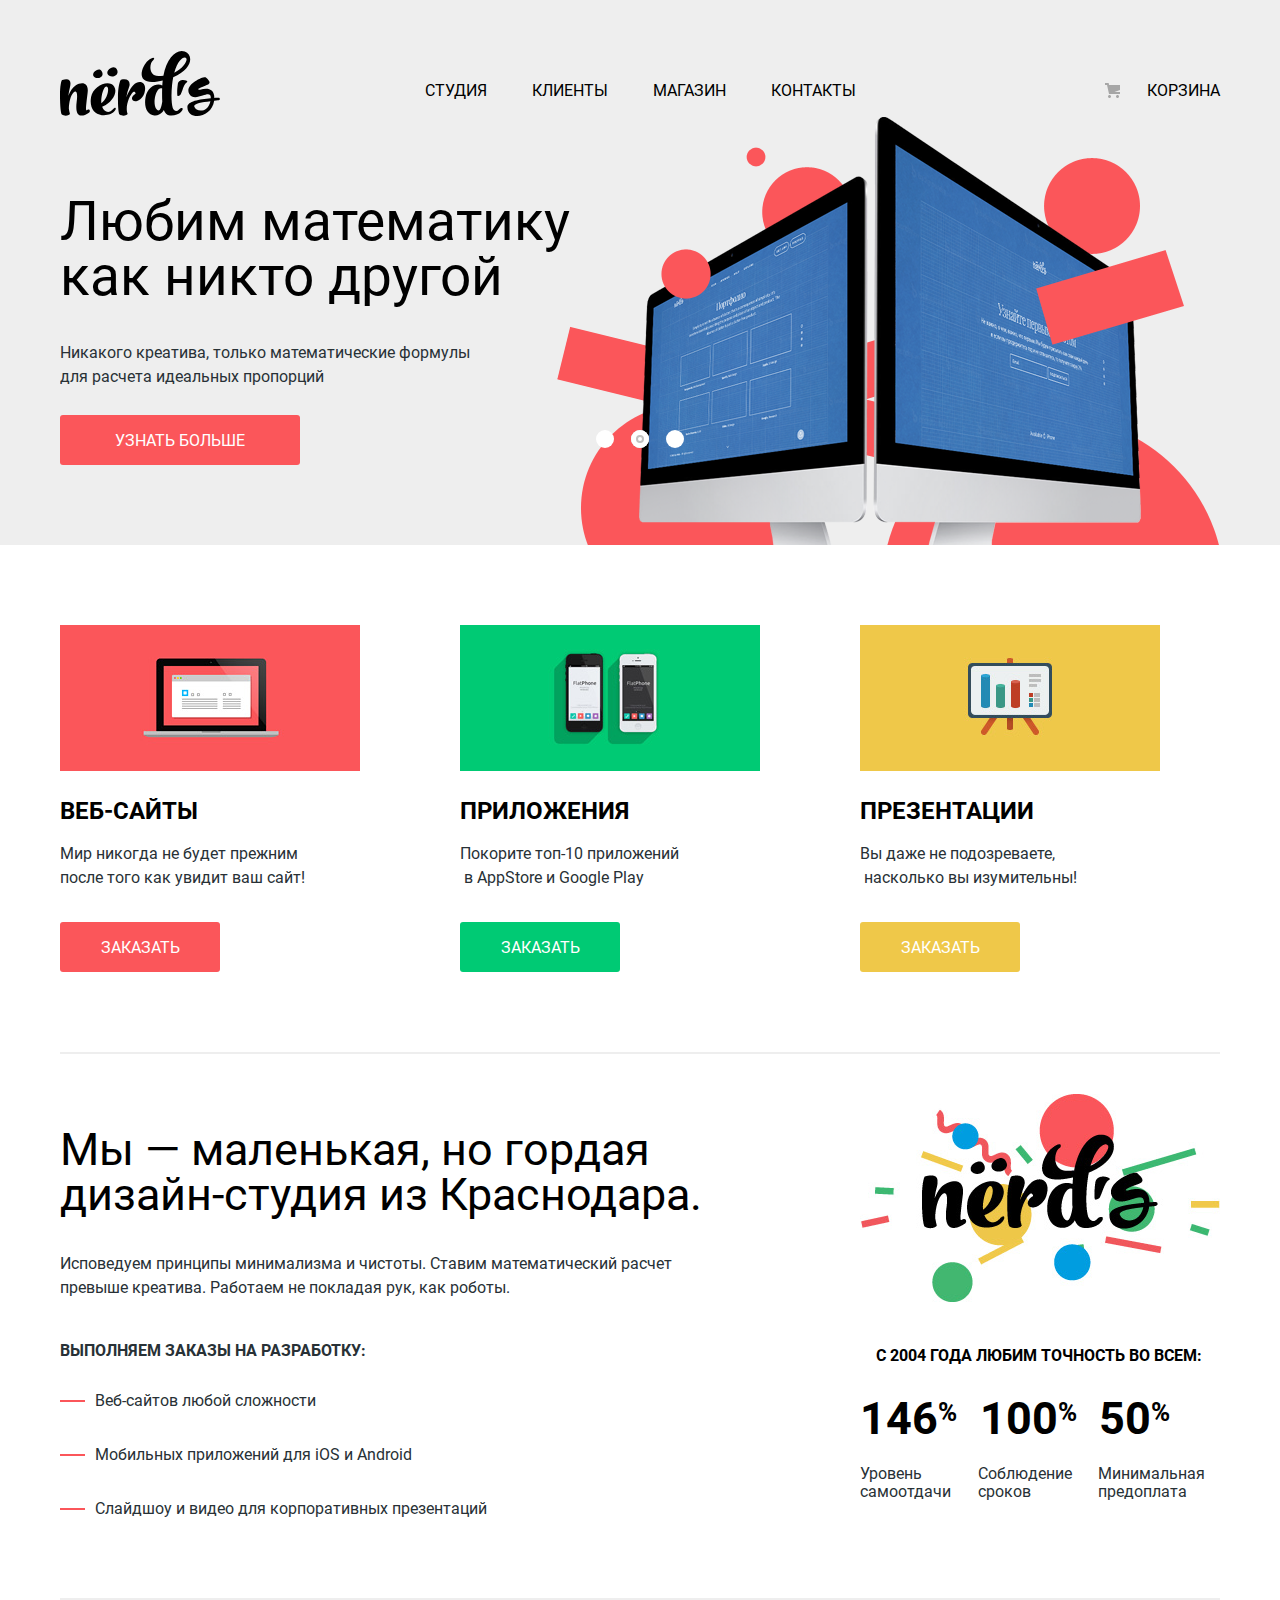
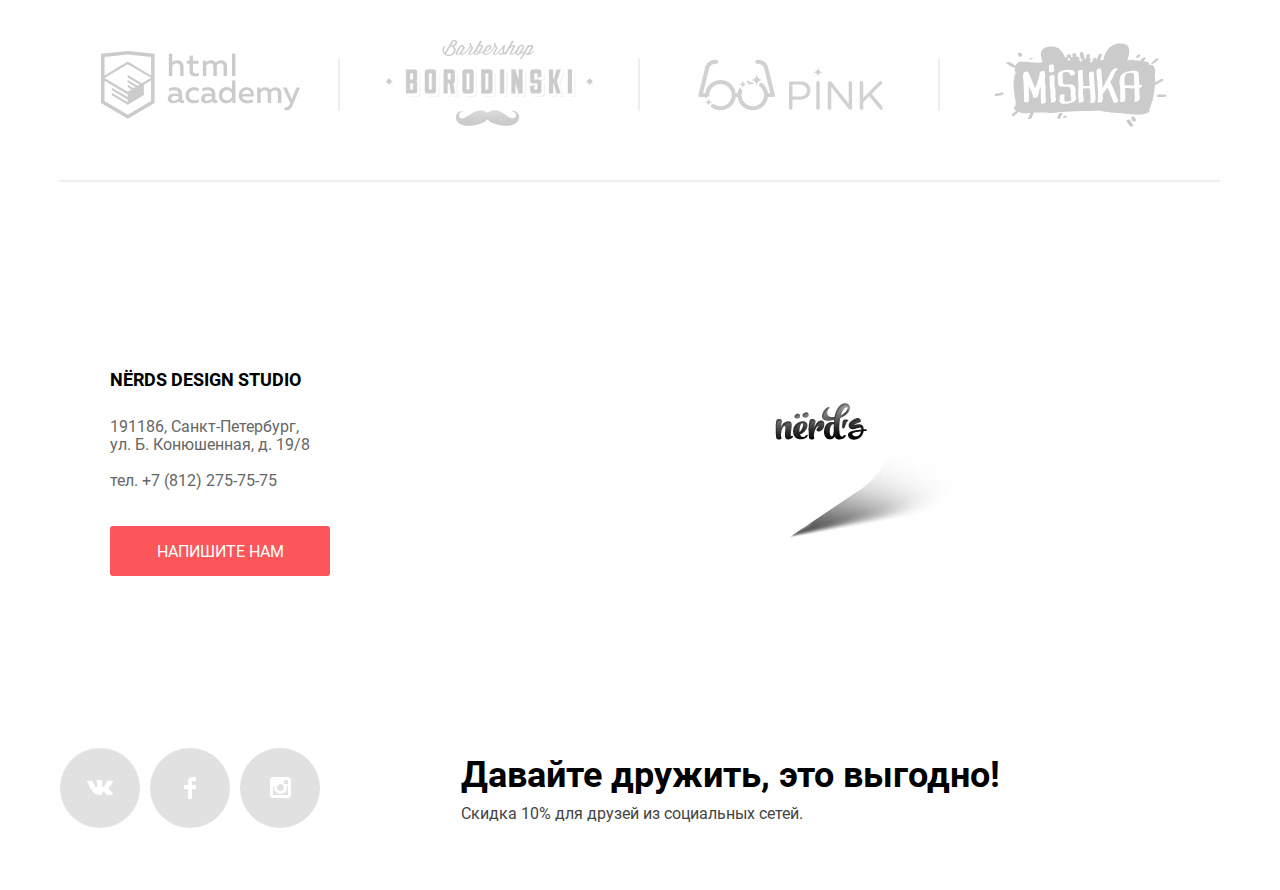
<file: index.html>
<!DOCTYPE html>
<html class="page" lang="ru">
<head>
	<meta charset="UTF-8">
	<title>Нёрдс</title>
    <link rel="icon" href="favicon.ico">
    <link rel="icon" href="img/icon.svg" type="image/svg+xml">
    <link rel="apple-touch-icon" href="img/180.png">
    <link rel="manifest" href="manifest.webmanifest">
    <link rel="stylesheet" type="text/css" href="css/normalize.css">
    <link rel="stylesheet" type="text/css" href="css/style.min.css">
</head>

<body class="main-body">

	<header class="main-header">
		<nav class="main-navigation">			
			<div class="main-navigation-wrapper">
				<a class="main-header-logo main-header-logo-current" href="index.html">	
					<img src="img/nerds-logo.svg" width="160" height="66" alt="логотип студии Нёрдс">
				</a>
				<ul class="site-navigation">
					<li class="navigation-item"><a href="blank.html">Студия</a></li>
					<li class="navigation-item"><a href="blank.html">Клиенты</a></li>
					<li class="navigation-item"><a href="catalog.html">Магазин</a></li>
					<li class="navigation-item"><a href="blank.html">Контакты</a></li>
				</ul>
				<div class="cart">
					<a href="blank.html">Корзина</a>
				</div>			
			</div>
		</nav>		
	</header>

	<main class="main-main">
	<h1 class="hide">Студия Нёрдс</h1> 

	<section class="features">
		<h2 class="hide">Преимущества</h2>

		<div class="features-list">
			<div class="features-item slide ">
				<div class="features-slogan" >Долго, дорого,<br> скрупулезно.</div>
				<div class="features-text">Математически выверенный дизайн<br>  для вашего сайта или мобильного приложения.</div>
				<a class="button features-button" href="blank.html">Узнать больше</a>
			</div>

			<div class="features-item slide slide-current">
				<div class="features-slogan">Любим математику<br>как никто другой</div>
				<div class="features-text">Никакого креатива, только математические формулы<br>для расчета идеальных пропорций</div>
				<a class="button features-button" href="blank.html">Узнать больше</a>
			</div>

			<div class="features-item slide">
				<div class="features-slogan">Только ночь<br>только хардкор</div>
				<div class="features-text">Работать днем, как все? Мы против этого.<br>Ближе к полуночи работа только начинается.</div>
				<a class="button features-button" href="blank.html">Узнать больше</a>
			</div>	

			<div class="slider-controls">
				<button type="button" aria-label="Первый слайд"></button>
				<button  class="current" type="button" aria-label="Второй слайд"></button>
				<button type="button" aria-label="Третий слайд"></button>
			</div>	
		</div>			
	</section>
	
	<div  class="container">
		<section class="services">
			<h2 class="hide">Услуги</h2>
			<div class="services-list">
				<div class="services-item">
					<h3 class="services-title">Веб-сайты</h3>
					<div class="services-text">Мир никогда не будет прежним<br>после того как увидит ваш сайт!</div>
					<a class="button button-site" href="blank.html">Заказать</a>
				</div>
				<div class="services-item">
					<h3 class="services-title">Приложения</h3>
					<div class="services-text">Покорите топ-10 приложений<br> в AppStore и Google Play</div>
					<a class="button button-application" href="blank.html">Заказать</a>
				</div>
				<div class="services-item">
					<h3 class="services-title">Презентации</h3>
					<div class="services-text">Вы даже не подозреваете,<br> насколько вы изумительны!</div>
					<a class="button button-presentation" href="blank.html">Заказать</a> 
				</div>
			</div>
		</section>

		<section class="about">
			<h2 class="hide">О нас</h2> 
			<div class="about-wrapper">
				<div class="about-left">
					<div class="about-slogan">Мы — маленькая, но гордая  дизайн-студия из Краснодара.</div>
					<div class="about-left-text" >Исповедуем принципы минимализма и чистоты. Ставим математический расчет  превыше креатива. Работаем не покладая рук, как роботы.</div>
					<div class="about-services">Выполняем заказы на разработку:</div>
					<div class="about-list">				
						<div class="about-item">Веб-сайтов любой сложности</div>
						<div class="about-item">Мобильных приложений для iOS и Android</div>
						<div class="about-item">Слайдшоу и видео для корпоративных презентаций</div>
					</div>	
				</div>

				<div class="about-right" >
					<img class="about-img" src="img/nerds-logo-color.png" width="360" height="208" alt="логотип студии Нёрдс">
					<div class="about-right-text">с 2004 года любим точность во всем:</div>
					<div class="about-stat-percent">
						<span>146<sup class="about-percent">%</sup></span>
						<span>100<sup class="about-percent">%</sup></span>
						<span>50<sup class="about-percent">%</sup></span>
					</div>
					<div class="about-stat-text">
						<span>Уровень<br>самоотдачи</span>
						<span>Соблюдение<br>сроков</span>
						<span>Минимальная<br>предоплата</span>
					</div>
				</div>	
			</div>
		</section>
		
		<section class="partners">
			<h2 class="hide">Партнеры</h2>	
			<div class="partners-list">
					<a class="partners-item" href="https://htmlacademy.ru/intensive/htmlcss">	
						<img class="partners-img academy" src="img/logo-html.svg" width="199" height="68" alt="логотип html academy">
					</a>
				
					<a class="partners-item" href="blank.html">	
						<img class="partners-img barberchop" src="img/logo-barbershop.png" width="209" height="90" alt="логотип барбершоп">
					</a>

					<a class="partners-item" href="blank.html">	
						<img class="partners-img" src="img/logo-pink.png" width="185" height="52" alt="логотип pink">
					</a>

					<a class="partners-item" href="blank.html">	
						<img class="partners-img" src="img/logo-mishka.png" width="173" height="84" alt="логотип mishka">
					</a>
			</div>	
		</section>	

	</div>
	</main>

	<footer class="main-footer">

		<section class="footer-contacts">
			<div class="contacts-map">
					<iframe class="map-widget" src="https://yandex.ru/map-widget/v1/-/CCUUMJsPPB"></iframe>
				<div class="contacts-wrapper">				
					<div class="contacts container">
						<h2 class="hide">Контакты</h2>
						<div class="contacts-name">NЁRDS DESIGN STUDIO</div>
						<div class="contacts-address">191186, Санкт-Петербург,<br>ул. Б. Конюшенная, д. 19/8<br><br>
							<a class="contacts-phone" href="tel:+78122757575">тел. +7 (812) 275-75-75</a>
						</div>
						<a class="button order-link" href="blank.html">Напишите нам</a>
					</div>

					<img class="contacts-marker" src="img/map-marker.png" width="231" height="190" alt="указатель на карте">
				</div>
			</div>
		</section>

		<section class="footer-social container">
	
				<div class="social-list">
				<a class="social-item" href="blank.html">
					<span class="hide">Вконтакте</span>
					<svg aria-hidden="true" focusable="false" width="27" height="15" viewBox="0 0 27 15" fill="none">
						<path d="M16.138 11.51C17.094 11.201 18.318 13.55 19.621 14.449C20.599 15.13 21.348 14.983 21.348 14.983L24.821 14.933C24.821 14.933 26.636 14.821 25.778 13.379C25.707 13.259 25.275 12.31 23.193 10.357C21.016 8.31404 21.311 8.64504 23.932 5.11304C25.529 2.96004 26.168 1.64504 25.968 1.08504C25.776 0.546037 24.603 0.686037 24.603 0.686037L20.69 0.713037C20.309 0.714037 19.986 0.832037 19.839 1.22804C19.836 1.23204 19.218 2.89404 18.394 4.30704C16.653 7.29604 15.958 7.45504 15.67 7.26804C15.009 6.83504 15.176 5.53104 15.176 4.60404C15.176 1.70704 15.608 0.499037 14.33 0.187037C13.903 0.0830374 13.591 0.0150374 12.502 0.00503741C11.11 -0.0159626 9.92797 0.00503743 9.25797 0.334037C8.81297 0.557037 8.47197 1.04604 8.67897 1.07404C8.93897 1.10904 9.52197 1.23404 9.83397 1.66004C10.235 2.21204 10.223 3.44904 10.223 3.44904C10.223 3.44904 10.452 6.86004 9.68297 7.28304C9.15497 7.57304 8.43297 6.98104 6.87997 4.26704C6.08697 2.87904 5.48797 1.34504 5.48797 1.34504C5.48797 1.34504 5.37197 1.06004 5.16197 0.904037C4.91197 0.719037 4.56197 0.660037 4.56197 0.660037L0.84797 0.684037C0.84797 0.684037 0.28997 0.700037 0.0849697 0.946037C-0.0970303 1.16404 0.0699697 1.61404 0.0699697 1.61404C0.0699697 1.61404 2.97897 8.49504 6.27297 11.961C9.29297 15.143 12.725 14.932 12.725 14.932H14.28C14.28 14.932 14.749 14.878 14.989 14.62C15.213 14.38 15.203 13.929 15.203 13.929C15.203 13.929 15.172 11.82 16.138 11.51Z" fill="white"/>
					</svg>
				</a>
				<a class="social-item" href="blank.html">
					<span class="hide">Фейсбук</span>
					<svg aria-hidden="true" focusable="false" width="12" height="22" viewBox="0 0 12 22" fill="none">
						<path d="M12 4V0H8C5.79086 0 4 1.79086 4 4V8H0V12H4V22H8V12H12V8H8V4H12Z" fill="white"/>
					</svg>
				</a>
				<a class="social-item" href="blank.html">
					<span class="hide">Инстаграм</span>
					<svg aria-hidden="true" focusable="false" width="21" height="21" viewBox="0 0 21 21" fill="none">
						<path fill-rule="evenodd" clip-rule="evenodd" d="M3 0H18C19.65 0 21 1.35 21 3V18C21 19.65 19.65 21 18 21H3C1.35 21 0 19.65 0 18V3C0 1.35 1.35 0 3 0ZM14 10.5C14 8.57 12.43 7 10.5 7C8.57 7 7 8.57 7 10.5C7 12.43 8.57 14 10.5 14C12.43 14 14 12.43 14 10.5ZM3 18V9H4.181C4.0626 9.49127 4.00186 9.99467 4 10.5C4 14.0899 6.91015 17 10.5 17C14.0899 17 17 14.0899 17 10.5C16.9986 9.99464 16.9379 9.49118 16.819 9H18V18H3ZM14 7H18V3H14V7Z" fill="white"/>
					</svg>
				</a>
			</div>
			<div class="footer-referal">
				<div class="referal-title">Давайте дружить, это выгодно!</div>
				<div class="referal-text">Скидка 10% для друзей из социальных сетей.</div>
			</div>
		</section>
	</footer>

	<section class=" modal modal-order">
		<h2 class="modal-title">Напишите нам</h2>
		<div class="modal-wrapper">
		<form class="order-form" action="https://echo.htmlacademy.ru" method="post" >
			<p class="order-item">
      			<label class="order-name" for="name-id">Ваше имя:</label>
      			<input id="name-id" type="text" name="name" placeholder="Имя Фамилия" >
      		</p>
      		<p class="order-item">
      			<label class="order-email" for="e-mail-id">Ваш e-mail:</label>
      			<input id="e-mail-id" type="email" name="e-mail" placeholder="email@example.com" >
      		</p>
      		<p class="order-item">
      			<label class="order-text" for="text-id">Текст письма:</label>
      			<textarea id="text-id" name="text" placeholder="В свободной форме" ></textarea>
      		</p>

      	<button class="button button-send" type="submit">Отправить</button>
      	</form>

      	<button class="modal-close" type="button" aria-label="Закрыть"></button>
		</div>
	</section>


<script src="js/order.min.js"></script>
</body>
</html>
</file>
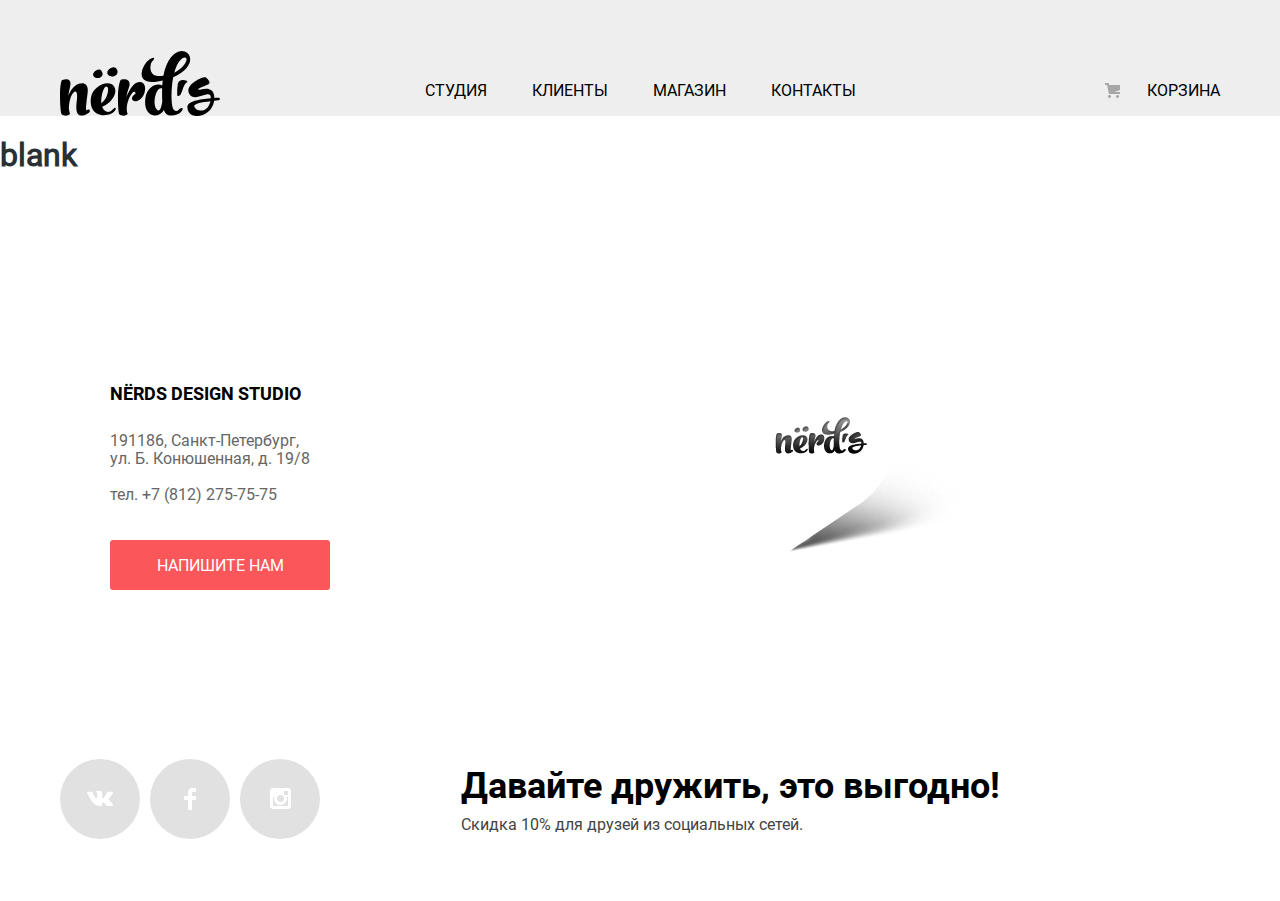
<file: blank.html>
<!DOCTYPE html>
<html class="page" lang="ru">
<head>
	<meta charset="UTF-8">
	<title>Нёрдс</title>
    <link rel="icon" href="favicon.ico">
    <link rel="icon" href="img/icon.svg" type="image/svg+xml">
    <link rel="apple-touch-icon" href="img/180.png">
    <link rel="manifest" href="manifest.webmanifest">
    <link rel="stylesheet" type="text/css" href="css/normalize.css">
    <link rel="stylesheet" type="text/css" href="css/style.css">
</head>

<body class="main-body">

	<header class="main-header">
		<nav class="main-navigation">
			<div class="main-header-bar">
			<div class="main-navigation-wrapper">
			<a class="main-header-logo" href="index.html">	
			<img src="img/nerds-logo.svg" width="160" height="66" alt="логотин студии Нёрдс">
			</a>
				<ul class="site-navigation">
					<li class="navigation-item"><a href="blank.html">Студия</a></li>
					<li class="navigation-item"><a href="blank.html">Клиенты</a></li>
					<li class="navigation-item"><a href="catalog.html">Магазин</a></li>
					<li class="navigation-item"><a href="blank.html">Контакты</a></li>
				</ul>
			
			<div class="cart">
			<a class="cart-link" href="blank.html">Корзина</a>
			</div>

			</div>
			</div>
		</nav>		
	</header>

	<main class="main-main">
		<h1>blank</h1>
	</main>

	<footer class="main-footer">

		<section class="footer-contacts">
			<div class="contacts-map">
					<iframe class="map-widget" src="https://yandex.ru/map-widget/v1/-/CCQxf0T2OD"></iframe>
				<div class="contacts-wrapper">				
					<div class="contacts container">
						<h2 class="hide">Контакты</h2>
						<div class="contacts-name">NЁRDS DESIGN STUDIO</div>
						<div class="contacts-address">191186, Санкт-Петербург,<br>ул. Б. Конюшенная, д. 19/8<br><br>
							<a class="contacts-phone" href="tel:+78122757575">тел. +7 (812) 275-75-75</a>
						</div>
						<a class="button" href="blank.html">Напишите нам</a>
					</div>

					<img class="contacts-marker" src="img/map-marker.png" width="231" height="190" alt="указатель на карте">
				</div>
			</div>
		</section>

		<section class="footer-social container">
			<!-- <ul class="social-list">
				<a href="blank.html"><li class="social-item"><img src="img/vk-icon.svg" width="26.01" height="15" alt="Вконтакте"></li></a>
				<a href="blank.html"><li class="social-item"><img src="img/fb-icon.svg" width="12" height="22" alt="Фейсбук"></li></a>
				<a href="blank.html"><li class="social-item"><img src="img/insta-icon.svg" width="21" height="21" alt="Инстаграм"></li></a>
			</ul> -->

			<div class="social-list">
				<a class="social-item" href="blank.html">
					<span class="hide">вконтакте</span>
					<svg width="27" height="15" viewBox="0 0 27 15" fill="none">
						<path d="M16.138 11.51C17.094 11.201 18.318 13.55 19.621 14.449C20.599 15.13 21.348 14.983 21.348 14.983L24.821 14.933C24.821 14.933 26.636 14.821 25.778 13.379C25.707 13.259 25.275 12.31 23.193 10.357C21.016 8.31404 21.311 8.64504 23.932 5.11304C25.529 2.96004 26.168 1.64504 25.968 1.08504C25.776 0.546037 24.603 0.686037 24.603 0.686037L20.69 0.713037C20.309 0.714037 19.986 0.832037 19.839 1.22804C19.836 1.23204 19.218 2.89404 18.394 4.30704C16.653 7.29604 15.958 7.45504 15.67 7.26804C15.009 6.83504 15.176 5.53104 15.176 4.60404C15.176 1.70704 15.608 0.499037 14.33 0.187037C13.903 0.0830374 13.591 0.0150374 12.502 0.00503741C11.11 -0.0159626 9.92797 0.00503743 9.25797 0.334037C8.81297 0.557037 8.47197 1.04604 8.67897 1.07404C8.93897 1.10904 9.52197 1.23404 9.83397 1.66004C10.235 2.21204 10.223 3.44904 10.223 3.44904C10.223 3.44904 10.452 6.86004 9.68297 7.28304C9.15497 7.57304 8.43297 6.98104 6.87997 4.26704C6.08697 2.87904 5.48797 1.34504 5.48797 1.34504C5.48797 1.34504 5.37197 1.06004 5.16197 0.904037C4.91197 0.719037 4.56197 0.660037 4.56197 0.660037L0.84797 0.684037C0.84797 0.684037 0.28997 0.700037 0.0849697 0.946037C-0.0970303 1.16404 0.0699697 1.61404 0.0699697 1.61404C0.0699697 1.61404 2.97897 8.49504 6.27297 11.961C9.29297 15.143 12.725 14.932 12.725 14.932H14.28C14.28 14.932 14.749 14.878 14.989 14.62C15.213 14.38 15.203 13.929 15.203 13.929C15.203 13.929 15.172 11.82 16.138 11.51Z" fill="white"/>
					</svg>
				</a>
				<a class="social-item" href="blank.html">
					<span class="hide">фейсбук</span>
					<svg width="12" height="22" viewBox="0 0 12 22" fill="none">
						<path d="M12 4V0H8C5.79086 0 4 1.79086 4 4V8H0V12H4V22H8V12H12V8H8V4H12Z" fill="white"/>
					</svg>
				</a>
				<a class="social-item" href="blank.html">
					<span class="hide">инстаграм</span>
					<svg width="21" height="21" viewBox="0 0 21 21" fill="none">
						<path fill-rule="evenodd" clip-rule="evenodd" d="M3 0H18C19.65 0 21 1.35 21 3V18C21 19.65 19.65 21 18 21H3C1.35 21 0 19.65 0 18V3C0 1.35 1.35 0 3 0ZM14 10.5C14 8.57 12.43 7 10.5 7C8.57 7 7 8.57 7 10.5C7 12.43 8.57 14 10.5 14C12.43 14 14 12.43 14 10.5ZM3 18V9H4.181C4.0626 9.49127 4.00186 9.99467 4 10.5C4 14.0899 6.91015 17 10.5 17C14.0899 17 17 14.0899 17 10.5C16.9986 9.99464 16.9379 9.49118 16.819 9H18V18H3ZM14 7H18V3H14V7Z" fill="white"/>
					</svg>
				</a>
			</div>
			<div class="footer-referal">
				<div class="referal-title">Давайте дружить, это выгодно!</div>
				<div class="referal-text">Скидка 10% для друзей из социальных сетей.</div>
			</div>
		</section>
	</footer>

</body>
</html>
</file>
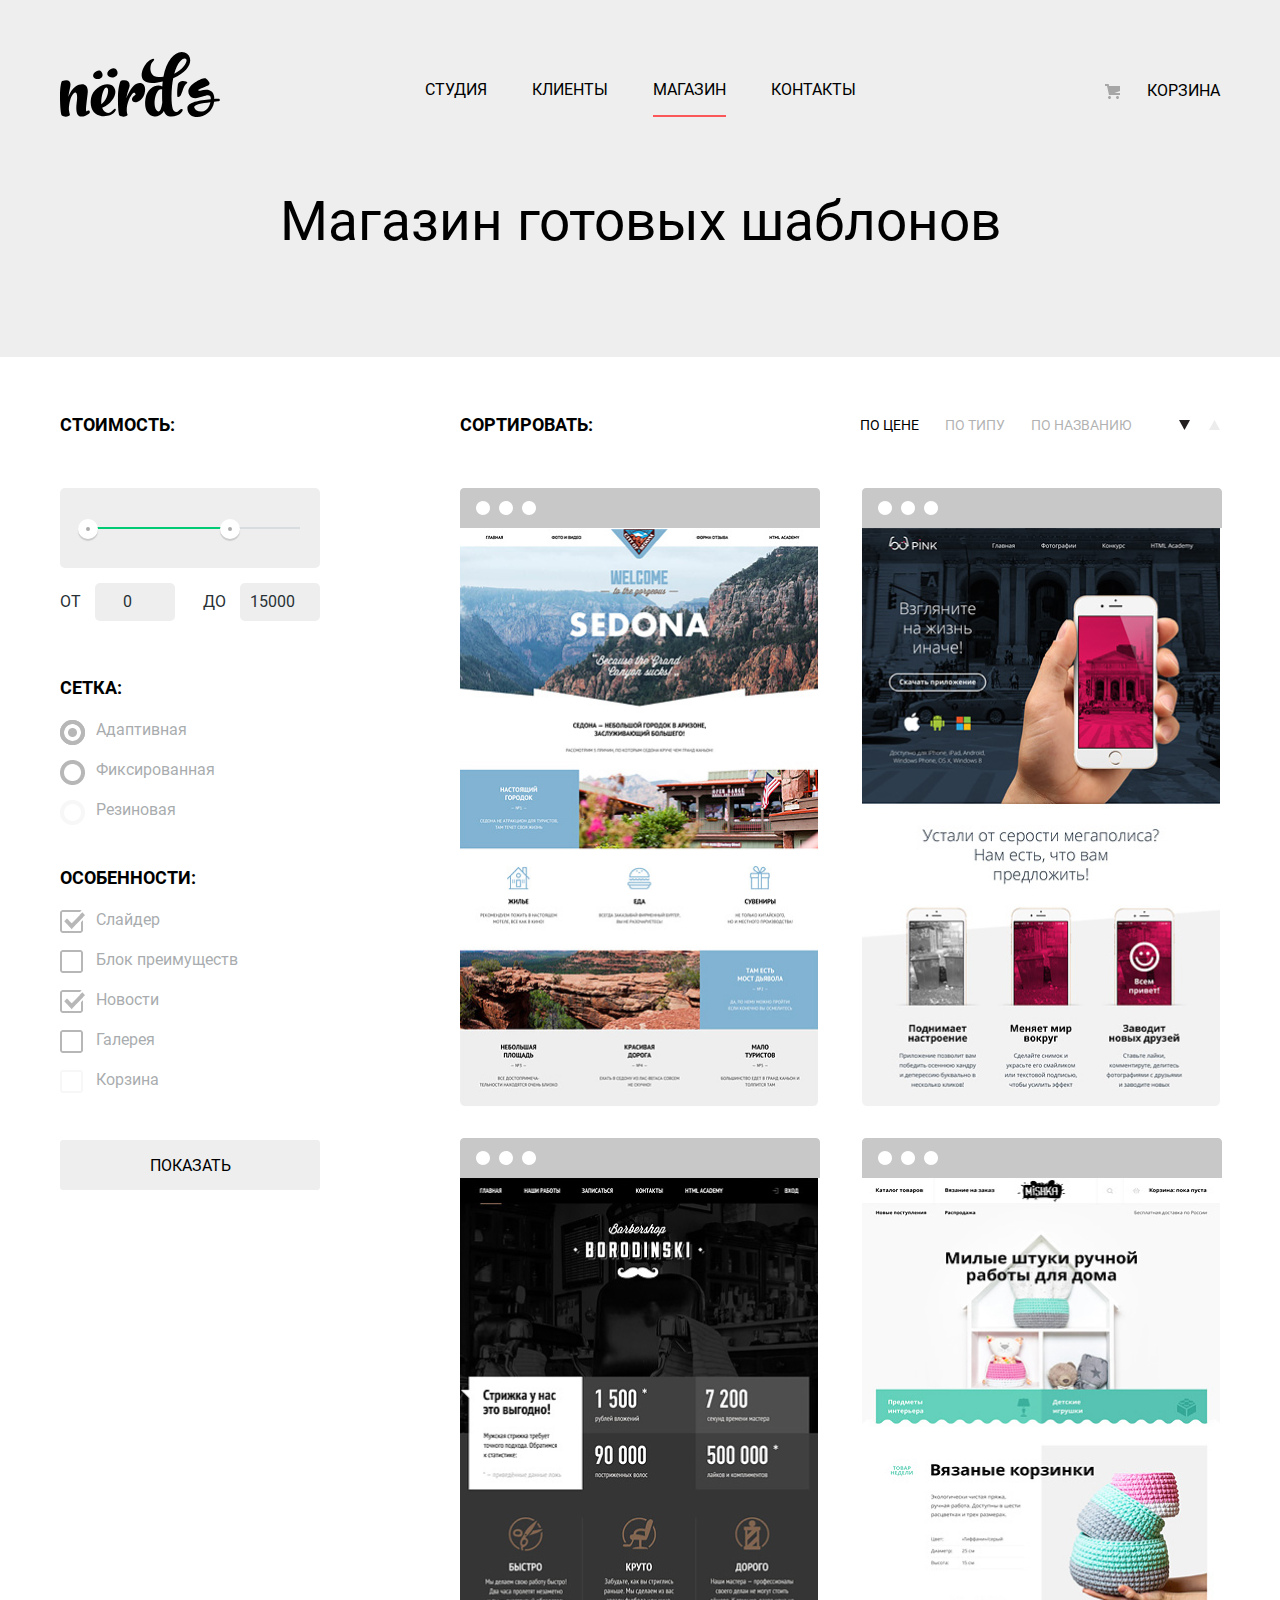
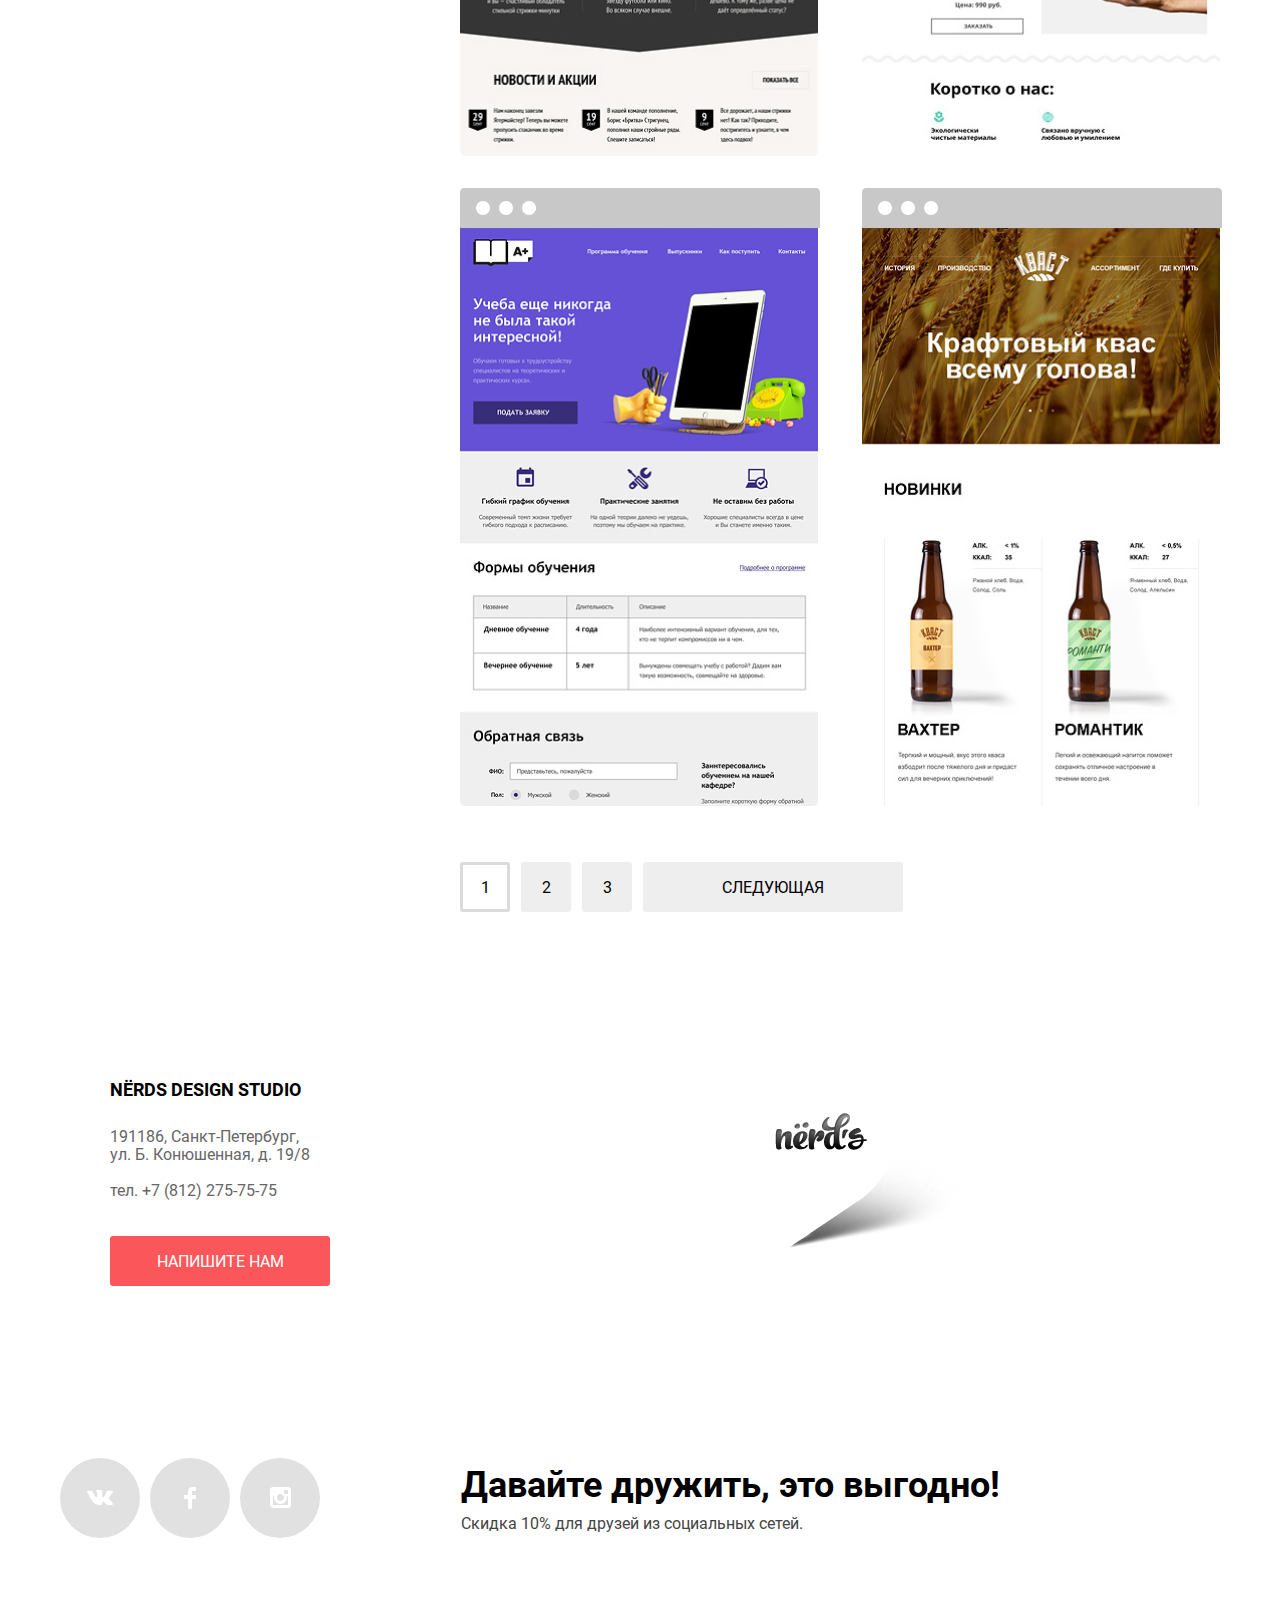
<file: catalog.html>
<!DOCTYPE html>
<html class="page" lang="ru">
<head>
	<meta charset="UTF-8">
	<title>Нёрдс</title>
    <link rel="icon" href="favicon.ico">
    <link rel="icon" href="img/icon.svg" type="image/svg+xml">
    <link rel="apple-touch-icon" href="img/180.png">
    <link rel="manifest" href="manifest.webmanifest">
    <link rel="stylesheet" type="text/css" href="css/normalize.css">
    <link rel="stylesheet" type="text/css" href="css/style.min.css">
</head>

<body class="main-body">

	<header class="main-header">
		<nav class="main-navigation">			
			<div class="main-navigation-wrapper">
				<a class="main-header-logo" href="index.html">	
					<img src="img/nerds-logo.svg" width="160" height="66" alt="логотип студии Нёрдс">
				</a>
				<ul class="site-navigation">
					<li class="navigation-item"><a href="blank.html">Студия</a></li>
					<li class="navigation-item"><a href="blank.html">Клиенты</a></li>
					<li class="navigation-item"><a class="active" href="catalog.html">Магазин</a></li>
					<li class="navigation-item"><a href="blank.html">Контакты</a></li>
				</ul>
				<div class="cart">
					<a href="blank.html">Корзина</a>
				</div>			
			</div>
		</nav>		
	</header>

	<main class="main-catalog ">
		
		<div class="catalog-title-wrapper">
			<h1 class="catalog-title">Магазин готовых шаблонов</h1>
		</div>
		
		<div class="page-catalog container">
		<section class="filters ">
			<h2 class="hide">Фильтр</h2>

	   		<form class="filter" method="get" action="https://echo.htmlacademy.ru" target="_blank">
      			<fieldset class="filter-item ">
      				<legend class="price-title">Стоимость:</legend>
      				<div class="price-filter">
      					<div class="range-controls">
      						<div class="scale">
              					<div class="bar"></div>
            				</div>
            				<div class="toggle toggle-min"></div>
            				<div class="toggle toggle-max"></div>
            			
            			</div>
      					<div class="price-controls">
      						<label class="min-price">
              					от <input type="number" name="min-price" tabindex="0" value="0">
            				</label>
            				<label class="max-price">
              					до <input type="number" name="max-price" tabindex="0" value="15000">
            				</label>
      					</div>	
      				</div>
      			</fieldset>

      			<fieldset class="filter-item grid">
        			<legend class="grid-title">Сетка:</legend>
        				<ul class="grid-list">
        					<li class="grid-item">
        						<input class="grid-item-input hide" type="radio" name="setka-group" value="adaptive" id="filter-adaptive" checked>
            					<label for="filter-adaptive">Адаптивная</label>
        					</li>
        					<li class="grid-item">
        						<input class="grid-item-input hide" type="radio" name="setka-group" value="fixed" id="filter-fixed">
            					<label for="filter-fixed">Фиксированная</label>
        					</li>
        					<li class="grid-item">
        						<input class="grid-item-input hide" type="radio" name="setka-group" value="rubber" id="filter-rubber" disabled>
            					<label for="filter-rubber">Резиновая</label>
        				</ul>
     			 </fieldset>

     			 <fieldset class="filter-item property">
        			<legend class="property-title">Особенности:</legend>
        				<ul class="property-list">
        					<li class="property-item">        						
        						<input class="property-item-input hide" type="checkbox" name="slaider" id="filter-slaider" checked>
        						<label for="filter-slaider">Слайдер</label>
            				</li>
        					<li class="property-item">
        						<input class="property-item-input hide" type="checkbox" name="block" id="filter-block">
        						<label for="filter-block">Блок преимуществ</label>
        					</li>
        					<li class="property-item">
        						<input class="property-item-input hide" type="checkbox" name="news" id="filter-news" checked>
        						<label for="filter-news">Новости</label>
        					</li>
        					<li class="property-item">
        						<input class="property-item-input hide" type="checkbox" name="gallery" id="filter-gallery">
        						<label for="filter-gallery">Галерея</label>
        					</li>
        					<li class="property-item">
        						<input class="property-item-input hide" type="checkbox" name="basket" id="filter-basket" disabled>
        						<label for="filter-basket">Корзина</label>
        				</ul>
     			</fieldset>

     			<button class="button-show button" type="submit">Показать</button>
    		</form>			
		</section>			

		<section class="catalog ">

			<section class="sorting">
			<h2 class="hide">Сортировка</h2>
			<p class="sorting-title">Сортировать:</p> 
				<ul class="sorting-list">
					<li class="sorting-item sort-active">По цене</li>
					<li class="sorting-item">По типу</li>
					<li class="sorting-item">По названию</li>
				</ul>
				<div class="sorting-button-wrapper">
					<a class="sorting-button sort-active">
						<span class="hide">Сортировка от большего к меньшему</span>
						<svg width="11" height="10" viewBox="0 0 11 10" fill="none">
							<path d="M5.5 10L0 0H11" fill="#A6A6A6"/>
						</svg>
					</a>
					<a class="sorting-button">
						<span class="hide">Сортировка от меньше к большему</span>
						<svg width="11" height="10" viewBox="0 0 11 10" fill="none">
							<path d="M5.5 0L0 10H11L5.5 0Z" fill="#A6A6A6"/>
						</svg>
					</a>
				</div>
			</section>

			<h2 class="hide">Список шаблонов</h2>

			<ul class="catalog-list">
				<li class="catalog-item">
					<span class="catalog-img-top"></span>
					<img class="catalog-img" src="img/sedona.jpg" width="358" height="578" alt="шаблон сайта Sedona">
					<div class="catalog-item-info">
						<a class="catalog-item-name" href="blank.html">Sedona</a>
						<div class="catalog-item-text">Информационный сайт<br>для туристов</div>
						<a class="catalog-item-price button" href="blank.html">9 900 &#8381;</a>						
					</div>
				</li>
				<li class="catalog-item">
					<span class="catalog-img-top"></span>
					<img class="catalog-img" src="img/pink.jpg" width="358" height="578" alt="шаблон сайта Pink App">
					<div class="catalog-item-info">
						<a class="catalog-item-name" href="blank.html">Pink App</a>
						<div class="catalog-item-text">Продуктовый лендинг <br>приложения для iOS и Android</div>
						<a class="catalog-item-price button" href="blank.html">9 900 &#8381;</a>						
					</div>
				</li>
				<li class="catalog-item">
					<span class="catalog-img-top"></span>
					<img class="catalog-img" src="img/barbershop.jpg" width="358" height="578" alt="шаблон сайта Barbershop">
					<div class="catalog-item-info">
						<a class="catalog-item-name" href="blank.html">Barbershop</a>
						<div class="catalog-item-text">Сайт салона красоты. <br>Для мужчин, да.</div>
						<a class="catalog-item-price button" href="blank.html">9 900 &#8381;</a>						
					</div>
				</li>
				<li class="catalog-item">					
					<span class="catalog-img-top"></span>
					<img class="catalog-img" src="img/mishka.jpg" width="358" height="578" alt="шаблон сайта MISHKA">
					<div class="catalog-item-info">
						<a class="catalog-item-name" href="blank.html">MISHKA</a>
						<div class="catalog-item-text">Интернет-магазин<br>вязаных игрушек</div>
						<a class="catalog-item-price button" href="blank.html">9 900 &#8381;</a>						
					</div>
				</li>
				<li class="catalog-item">
					<span class="catalog-img-top"></span>				
					<img class="catalog-img" src="img/aplus.jpg" width="358" height="578" alt="шаблон сайта A Plus">
					<div class="catalog-item-info">
						<a class="catalog-item-name" href="blank.html">A Plus</a>
						<div class="catalog-item-text">Лендинг курсов повышения<br>квалификации</div>
						<a class="catalog-item-price button" href="blank.html">9 900 &#8381;</a>						
					</div>
				</li>
				<li class="catalog-item">
					<span class="catalog-img-top"></span>				
					<img class="catalog-img" src="img/kvast.jpg" width="358" height="578" alt="шаблон сайта КВАСТ">
					<div class="catalog-item-info">
						<a class="catalog-item-name" href="blank.html">КВАСТ</a>
						<div class="catalog-item-text">Промо-сайт производителя <br>крафтового кваса</div>
						<a class="catalog-item-price button" href="blank.html">9 900 &#8381;</a>						
					</div>
				</li>
			</ul>
			<div class="pagination">
				<ul class="pagination-list">
					<li class="pagination-item pagination-item-current">
						<a href="blank.html">1</a>
					</li>
					<li class="pagination-item">
						<a href="blank.html">2</a>
					</li>
					<li class="pagination-item">
						<a href="blank.html">3</a>
					</li>
					<li class="pagination-item">	
						<a href="blank.html">Следующая</a>
					</li>
				</ul>
			</div>
		</section>
	</div>
	</main>

	<footer class="main-footer">

		<section class="footer-contacts">
			<div class="contacts-map">
					<iframe class="map-widget" src="https://yandex.ru/map-widget/v1/-/CCUUMJsPPB"></iframe>
				<div class="contacts-wrapper">				
					<div class="contacts container">
						<h2 class="hide">Контакты</h2>
						<div class="contacts-name">NЁRDS DESIGN STUDIO</div>
						<div class="contacts-address">191186, Санкт-Петербург,<br>ул. Б. Конюшенная, д. 19/8<br><br>
							<a class="contacts-phone" href="tel:+78122757575">тел. +7 (812) 275-75-75</a>
						</div>
						<a class="button order-link" href="blank.html">Напишите нам</a>
					</div>
					<img class="contacts-marker" src="img/map-marker.png" width="231" height="190" alt="указатель на карте">
				</div>
			</div>
		</section>

		<section class="footer-social container">
	
				<div class="social-list">
				<a class="social-item" href="blank.html">
					<span class="hide">в контакте</span>
					<svg aria-hidden="true" focusable="false" width="27" height="15" viewBox="0 0 27 15" fill="none">
						<path d="M16.138 11.51C17.094 11.201 18.318 13.55 19.621 14.449C20.599 15.13 21.348 14.983 21.348 14.983L24.821 14.933C24.821 14.933 26.636 14.821 25.778 13.379C25.707 13.259 25.275 12.31 23.193 10.357C21.016 8.31404 21.311 8.64504 23.932 5.11304C25.529 2.96004 26.168 1.64504 25.968 1.08504C25.776 0.546037 24.603 0.686037 24.603 0.686037L20.69 0.713037C20.309 0.714037 19.986 0.832037 19.839 1.22804C19.836 1.23204 19.218 2.89404 18.394 4.30704C16.653 7.29604 15.958 7.45504 15.67 7.26804C15.009 6.83504 15.176 5.53104 15.176 4.60404C15.176 1.70704 15.608 0.499037 14.33 0.187037C13.903 0.0830374 13.591 0.0150374 12.502 0.00503741C11.11 -0.0159626 9.92797 0.00503743 9.25797 0.334037C8.81297 0.557037 8.47197 1.04604 8.67897 1.07404C8.93897 1.10904 9.52197 1.23404 9.83397 1.66004C10.235 2.21204 10.223 3.44904 10.223 3.44904C10.223 3.44904 10.452 6.86004 9.68297 7.28304C9.15497 7.57304 8.43297 6.98104 6.87997 4.26704C6.08697 2.87904 5.48797 1.34504 5.48797 1.34504C5.48797 1.34504 5.37197 1.06004 5.16197 0.904037C4.91197 0.719037 4.56197 0.660037 4.56197 0.660037L0.84797 0.684037C0.84797 0.684037 0.28997 0.700037 0.0849697 0.946037C-0.0970303 1.16404 0.0699697 1.61404 0.0699697 1.61404C0.0699697 1.61404 2.97897 8.49504 6.27297 11.961C9.29297 15.143 12.725 14.932 12.725 14.932H14.28C14.28 14.932 14.749 14.878 14.989 14.62C15.213 14.38 15.203 13.929 15.203 13.929C15.203 13.929 15.172 11.82 16.138 11.51Z" fill="white"/>
					</svg>
				</a>
				<a class="social-item" href="blank.html">
					<span class="hide">фейсбук</span>
					<svg aria-hidden="true" focusable="false" width="12" height="22" viewBox="0 0 12 22" fill="none">
						<path d="M12 4V0H8C5.79086 0 4 1.79086 4 4V8H0V12H4V22H8V12H12V8H8V4H12Z" fill="white"/>
					</svg>
				</a>
				<a class="social-item" href="blank.html">
					<span class="hide">инстаграм</span>
					<svg aria-hidden="true" focusable="false" width="21" height="21" viewBox="0 0 21 21" fill="none">
						<path fill-rule="evenodd" clip-rule="evenodd" d="M3 0H18C19.65 0 21 1.35 21 3V18C21 19.65 19.65 21 18 21H3C1.35 21 0 19.65 0 18V3C0 1.35 1.35 0 3 0ZM14 10.5C14 8.57 12.43 7 10.5 7C8.57 7 7 8.57 7 10.5C7 12.43 8.57 14 10.5 14C12.43 14 14 12.43 14 10.5ZM3 18V9H4.181C4.0626 9.49127 4.00186 9.99467 4 10.5C4 14.0899 6.91015 17 10.5 17C14.0899 17 17 14.0899 17 10.5C16.9986 9.99464 16.9379 9.49118 16.819 9H18V18H3ZM14 7H18V3H14V7Z" fill="white"/>
					</svg>
				</a>
			</div>
			<div class="footer-referal">
				<div class="referal-title">Давайте дружить, это выгодно!</div>
				<div class="referal-text">Скидка 10% для друзей из социальных сетей.</div>
			</div>
		</section>
	</footer>

	<section class=" modal modal-order">
		<h2 class="modal-title">Напишите нам</h2>
		<div class="modal-wrapper">
		<form class="order-form" action="https://echo.htmlacademy.ru" method="post" >
			<p class="order-item">
      			<label class="order-name" for="name-id">Ваше имя:</label>
      			<input id="name-id" type="text" name="name" placeholder="Имя Фамилия" >
      		</p>
      		<p class="order-item">
      			<label class="order-email" for="e-mail-id">Ваш e-mail:</label>
      			<input id="e-mail-id" type="email" name="e-mail" placeholder="email@example.com" >
      		</p>
      		<p class="order-item">
      			<label class="order-text" for="text-id">Текст письма:</label>
      			<textarea id="text-id" name="text" placeholder="В свободной форме" ></textarea>
      		</p>

      	<button class="button button-send" type="submit">Отправить</button>
      	</form>

      	<button class="modal-close" type="button" aria-label="закрыть"></button>
		</div>
	</section>


<script src="js/order.min.js"></script>
</body>
</html>
</file>
<file: css/style.css>
/* Fonts */
@font-face{
	font-family: "Roboto"; 	
	font-weight: 400;
	font-style: normal;
	src: url("../fonts/roboto.woff2") format("woff2"),
		 url("../fonts/roboto.woff") format("woff");
}
@font-face{
	font-family: "Roboto-Medium"; 	
	font-weight: medium; /* 500 */
	font-style: normal;
	src: url("../fonts/robotomedium.woff2") format("woff2"),
		 url("../fonts/robotomedium.woff") format("woff");
}
@font-face{
	font-family: "Roboto-Bold"; /* 700 */
	font-weight: bold; 
	src: url("../fonts/robotobold.woff2") format("woff2"),
		 url("../fonts/robotobold.woff") format("woff");
}

/* Variables */ 

:root {
  --basic-black: #000000;
  --basic-white: #FFFFFF;  
  --basic-grey: #EEEEEE;
  --basic-dark-grey: #DBDBDB;
  --basic-grey-show: #DFDFDF;
  --basic-grey-click: #D5D5D5;
  --basic-grey-slide: #C1C1C1;
  --basic-grey-sort: #231F20;

  --basic-red: #FB565A;
  --basic-red-select: #E74246;
  --basic-red-click: #D7373B;

  --basic-green: #00CA74;
  --basic-green-select: #00BC6C;
  --basic-green-click: #00AA62;

  --basic-yellow: #EFC849;
  --basic-yellow-select: #EAB534;
  --basic-yellow-click: #E5A722;

  --basic-text: #283136;

  --basic-input: #4D4D4D;

  --basic-address: #666666;
  --basic-referal: #444444;
  --basic-social: #E1E1E1;

  --basic-range: #D7DCDF;
  --basic-range-center: #ABABAB;

  --basic-border-modal: #D7DCDE;
  --basic-border-modal-click: #B4B9BB;
}

/* Global */

.main-body{
	font-family: "Roboto", Arial, sans-serif;
	font-size: 16px;
	line-height: 24px;
	color: var(--basic-text);
	min-height: 100%;
	display: grid;
	grid-template-rows: min-content 1fr min-content;
	align-content: start;
}

a{
	text-decoration: none;	
	color: var(--basic-black);
}

img{
	max-width: 100%;
	height: auto;
}

.hide{
	/*display: none;*/
	position: absolute;
	width: 1px;
  	height: 1px;
  	margin: -1px;
  	border: 0;
  	padding: 0;
  	white-space: nowrap;
  	clip-path: inset(100%);
  	clip: rect(0 0 0 0);
 	overflow: hidden;
 }


/*Grid*/

.page{
	height: 100%;
}

/* Main header */
.main-header {

}

/* Main navigation */
.main-navigation{ 
	font-size: 16px;
	line-height: 30px;
	font-weight: 500;
	text-transform: uppercase;
	color: var(--basic-black);
	background-color: var(--basic-grey);	
	display: flex;
	flex-direction: column;
	align-items: center;
	padding-top: 50px;
}  

.main-header-logo{
	width: 160px;
	height: 66px;
}

.main-header-logo img:hover{
	opacity: .7;
}
.main-header-logo img:active{
	opacity: .3;
}

.main-header-logo-current img:hover,
.main-header-logo-current img:focus,
.main-header-logo-current img:active{
	opacity: 1;
}


.main-navigation-wrapper{	
	background-color: var(--basic-grey); 
  	width: 1160px;
  	display: flex;
  	justify-content: space-between;
	align-items: center;
}

.site-navigation{
	list-style: none;
	margin: 0;
	padding: 0;
	display: flex;
	flex-direction: row;
	flex-wrap: wrap;

}
.navigation-item{
	margin-right: 45px;
}

.navigation-item a{
	height: 50px;
	line-height: 50px;
	display: inline-block;
	vertical-align: middle;
}

.site-navigation , .cart{
	margin-top: 15px;
}

/* User navigation */
.cart{
	width: 115px;
	background-image: url(../img/cart-icon.svg);
	background-position: left;
	background-repeat: no-repeat;
	text-align: right;
}

.site-navigation a:hover, 
.cart a:hover{
	color: var(--basic-red);
}

.site-navigation a:active, 
.cart a:focus{
	color: inherit; 
	opacity: .3; 
}

/*подчеркивание активного пункта меню*/
.active{
	border-bottom: solid 2px var(--basic-red);
}

.active , .site-navigation a:hover,
.active , .site-navigation a:focus,
.active , .site-navigation a:active{
	color: var(--basic-black);
	opacity: 1;
}


/*Container*/
.container{
	margin: 0 auto;
  	width: 1160px;

}

/* Features*/
.features{
	background-color: var(--basic-grey);
	position: relative;
}

.features-list{	
	width: 1160px;
	margin: 0 auto;
}
.features-item{
	height: 429px;
	position: relative;
	background-position: top right;
	background-repeat: no-repeat;
}
.features-item:nth-child(1){
	background-image: url(../img/features-slide1.png);
}
.features-item:nth-child(2){
	background-image: url(../img/features-slide2.png);
}
.features-item:nth-child(3){
	background-image: url(../img/features-slide3.png);
}

.features-text{
	position: absolute;
	top: 225px;	
	line-height: 24px;

	width: 416px;
	height: 50px;
	overflow: scroll;
}

.features-slogan{
	color: var(--basic-black);
	font-weight: 500;
	font-size: 55px;
	line-height: 55px;
	padding-top: 78px;
}

.features-button{
	position: absolute;
	top: 299px;
	width: 180px;
}

.slide{
	display: none;
}

.slide-current{
  	display: block;
}

.slider-controls{
	position: absolute;
	bottom: 88px;
	left: 50%;
	margin-right: -50%;
	transform: translate(-50%, -50%);
	z-index: 20;
	display: flex;
	width: 88px;
	justify-content: space-between;
}

.slider-controls button {
	padding: 0;
	width: 18px;
	height: 18px;
	background-color: var(--basic-white);
	border: none;
	border-radius: 50%;
	cursor: pointer;
}

.slider-controls .current {
	border-radius: 50%;
	box-shadow: inset 0 0 0 5px var(--basic-white),
				inset 0 0 0 7px var(--basic-grey-slide);
}

/* Services */
.services{
	padding-bottom: 80px;
	margin-top: 80px;
	border-bottom: solid 2px var(--basic-grey);
}

.services-list{
	display: flex;
	justify-content: space-between;
	width: 1100px;
	flex-wrap: wrap;
}

.services-title{
	font-family: "Roboto-Bold", Arial, sans-serif;
	color: var(--basic-black);
	text-transform: uppercase;
	font-size: 24px;
	line-height: 30px;
	margin: 0;
	padding: 171px 0 16px;
}

.services-item{
	font-size: 16px;
	vertical-align: bottom;
	width: 300px;
	background-repeat: no-repeat;
}
.services-item:nth-child(1){
	background-image: url(../img/illustration-site.png);
}

.services-item:nth-child(2){
	background-image: url(../img/illustration-application.png);	
}

.services-item:nth-child(3){
	background-image: url(../img/illustration-presentation.png);		
}
.services-item:not(:last-child){
	margin-right: 100px;
}

.services-text{
	font-size: 16px;
	line-height: 24px;
	margin-bottom: 32px;
}


/* About */
.about-wrapper{
	display: flex;
	justify-content: space-between;
	padding-bottom: 47px;
	border-bottom: solid 2px var(--basic-grey);
}


/* левый блок*/
.about-left{
	width: 650px;
	padding-top: 73px;
}
.about-slogan{
	color: var(--basic-black);
	font-size: 45px;
	line-height: 45px;
	font-weight: 500;
	margin-bottom: 35px;
}

.about-left-text{
	font-size: 16px;
	line-height: 24px;
}
.about-services{
	font-family: "Roboto-Bold", Arial, sans-serif;
	font-size: 16px;
	line-height: 24px;
	text-transform: uppercase;
	margin: 39px 0 26px;
}

.about-list{
	position: relative;
	list-style: none;
	margin: 0 ;
	padding: 0;
}

.about-item{
	display: flex;
	align-items: center;
	vertical-align: center;
	padding-bottom: 30px;
	margin-left: 35px;
}

.about-item:before {
	content:"";
  	position: absolute;
  	left: 0px;
  	width: 25px;
  	height: 2px;
  	background-image: url(../img/marker-list.png);
}

/* правый блок*/
.about-right {
	width: 360px;
	height: 411px;
	padding-top: 40px;
}
.about-logo{
	width: 360px;
	height: 208px;
}

.about-right-text{
	font-family: "Roboto-Bold", Arial, sans-serif;
	text-transform: uppercase;
	color: var(--basic-black);
	margin-top: 35px;
	margin-bottom: 37px;
	margin-left: 16px;
}

.about-stat{
/*	width: 374px;*/
/*	display: grid;
	grid-template-columns: repeat(3, 98px);
	grid-template-rows: repeat(2, 1fr);*/
}

.about-stat-percent{
	font-family: "Roboto-Bold", Arial, sans-serif;
	color: var(--basic-black);
	font-size: 45px;
	width: 310px;
	display: flex;
	justify-content: space-between;
}

.about-percent{
	font-family: "Roboto-Bold", Arial, sans-serif;
	color: var(--basic-black);
	font-size: 26px;
	line-height: 40px;
}
.about-stat-text{
	line-height: 18px;	
	margin-top: 20px;
	width: 345px;
	display: flex;
	justify-content: space-between;
}

/* Button */
.button{
	display: inline-block;
	vertical-align: middle;
	color: var(--basic-white);
	background-color: var(--basic-red);
	font-size: 16px;
	line-height: 18px;
	text-transform: uppercase;
	padding: 17px 30px 15px;
	text-align: center;
  	border: none;
  	border-radius: 3px;

}
.button:hover{
	background-color: var(--basic-red-select);
}
.button:active{
	background-color: var(--basic-red-click);
	color: rgba(255,255,255,0.3);
}


.button-site{
	width: 100px;
}

/* кнопка заказать приложение*/
.button-application{
	background-color: var(--basic-green);
	width: 100px;
}
.button-application:hover{
	background-color: var(--basic-green-select);
}
.button-application:active{
	background-color: var(--basic-green-click);
}

/* кнопка заказать презентацию*/

.button-presentation{
	background-color: var(--basic-yellow);
	width: 100px;
}
.button-presentation:hover{
	background-color: var(--basic-yellow-select);
}
.button-presentation:active{
	background-color: var(--basic-yellow-click);
}

/* кнопка на странице каталога "показать" */
.button-show{
	background-color: var(--basic-grey);
	color: var(--basic-black);
	font-size: 16px;
	line-height: 18px;
	text-transform: uppercase;
	border: none;
	width: 100%;
	margin-top: 30px;
}

.button-show:hover{
	background-color: var(--basic-grey-show);
}

.button-show:active{
	background-color: var(--basic-grey-click);
}

/* Partners */
.partners{
	margin-top: 40px;
	/*height: 140px;*/
	padding-bottom: 50px;
	border-bottom: solid 2px var(--basic-grey);
}

.partners-list{
	display: grid;
	/*grid-template-columns: 1fr 1fr 1fr 1fr;*/
	grid-template-columns: 280px 300px 300px 280px;
	position: relative;

}

.partners-item{
  	display: flex;
  	align-items: center;
  	justify-content: space-around;
	position: relative;
	flex-wrap: wrap;
} 


.partners-img{
	opacity: .2;
}

.partners-img:hover,
.partners-img:focus{
	opacity: 1;
}
.partners-img:active{
	opacity: .1;
}

.partners-item:not(:last-child)::after{
	content:"";
  	position: absolute;
  	top: 50%;
  	right: 0;
  	margin-top: -26px;
  	width: 2px;
  	height: 52px;
  	background-color: var(--basic-grey);
}


/* КАТАЛОГ */

/* магазин готовых шаблонов*/
.catalog-title{
	background-color: var(--basic-grey);
	font-weight: 500;
	font-size: 55px;
	line-height: 55px;
	color: var(--basic-black);
	width: 1160px;
	margin: 0 auto;
	text-align: center;
}

.catalog-title-wrapper{
	background-color: var(--basic-grey);
	padding-top: 77px;
	padding-bottom: 108px;
	margin-bottom: 53px;
}

.page-catalog{

	display: grid;
	grid-template-columns: 260px 1fr;
	grid-column-gap: 140px;
}

.filter-item {
	margin: 0;
	padding: 0;
	border: none;
}

/* фильтр цена */

.price-filter {
	margin-top: 48px;
	margin-bottom: 52px;
}

.price-title{
	font-size: 18px;
	line-height: 24px;
	text-transform: uppercase;
	font-weight: 700;
	margin-top: 55px;
}

.range-controls {
	position: relative;
  	height: 41px;
  	background-color: var(--basic-grey);
  	border-radius: 5px;
    margin-bottom: 15px;
    padding-top: 39px;
    padding-right: 20px;
  	padding-left: 20px;
}

.range-controls .scale {
  	height: 2px;
  	background: var(--basic-range);
}

.range-controls .bar {
  	width:70%;
  	height: 2px;
  	background: var(--basic-green);
}
.range-controls .toggle {
	position: absolute;
  	top: 31px;
  	left: 0;
  	width: 4px;
  	height: 4px;
  	padding: 0;
  	border: 8px solid var(--basic-white);
  	background-color: var(--basic-range-center);
  	border-radius: 50%;
  	box-shadow: 0px 2px 1px rgba(0, 0, 0, 0.15); 
   	cursor: pointer;
}

.range-controls .toggle-min {
  	left: 18px;
}

.range-controls .toggle-max {
  	left: 160px;
}

.price-controls label {
  	text-transform: uppercase;
  	font-family: "Roboto", "Arial", sans-serif;
  	font-size: 16px;
}

.price-controls input {
	font-family: inherit;
	font-size: inherit;
	width: 60px;
	padding: 10px;
	margin-left: 10px;
	text-align: center;
	color: var(--basic-text);
	border: none;
	border-radius: 5px;
	background: var(--basic-grey);
}

.price-controls {
  display: flex;
  justify-content: space-between;
}

/*заголовки фильтров*/

.price-title,
.property-title,
.sorting-title,
.grid-title{
	font-family: "Roboto-Bold",Arial, sans-serif;
	font-size: 18px;
	line-height: 30px;
	color: var(--basic-black);
	text-transform: uppercase;
	margin: 0;
}
.property-title,
.grid-title{
	margin-bottom: 17px;
}

/*фильтр сетка */
.grid: {
	margin-top: 60px;
}
.grid-item,
.property-item{
	font-size: 16px;
	line-height: 20px;
	margin-bottom: 20px;
	padding-left: 36px; 
	opacity: 0.4;
}

.grid-list,
.property-list{
	list-style: none;
	padding: 0;
  	margin: 0;
}

.property-item:hover{
	opacity: 1;
}
.grid-item:hover{
	opacity: 1;
}

.filter li{
	margin-bottom: 20px;
}

input:focus + label{
	border: 2px solid blue;
	border-radius: 2px;
}

/* ЧЕКБОКС ОСОБЕННОСТИ */
.property {
	margin-top: 23px;
}
.property-item{
	position: relative;
	display: block;
	cursor: pointer;
	user-select: none;
}

.property-item-input  + label::before {
	content: "";
	position: absolute;
	left: 0px;
	top: 0;
	width: 23px;
	height: 23px;
	background-image: url("../img/checkbox-off.png");
	background-repeat: no-repeat;
	background-position: 0 0;
}

.property-item-input:checked + label::before {
	content: "";
	position: absolute;
	left: 0px;
	top: 0;
	width: 25px;
	height: 23px;
	background-image: url("../img/checkbox-on.png");
	background-repeat: no-repeat;
	background-position: 0 0;
}

.property-item .property-item-input:disabled + label::before{
	opacity: .1;	
}

/* РАДИОБАТОН СЕТКА */
.grid-item{
	position: relative;
	display: block;
	cursor: pointer;
	user-select: none;
}


.grid-item-input  + label::before {
	content: "";
	position: absolute;
	left: 0px;
	top: 0;
	width: 25px;
	height: 25px;
	background-image: url("../img/radio-off.png");
	background-repeat: no-repeat;
	background-position: 0 0;
}

.grid-item-input:checked + label::after {
	content: "";
	position: absolute;
	left: 0px;
	top: 0;
	width: 25px;
	height: 25px;
	background-image: url("../img/radio-on.png");
	background-repeat: no-repeat;
	background-position: 0 0;
}


.grid-item .grid-item-input:disabled + label::before{
	opacity: .1;
}


/* СОРТИРОВКА */
.sorting{
	display: flex;
	justify-content: space-between;
	align-items: center;
	margin-bottom: 48px;
}
.sorting-list{
	list-style: none;
	padding: 0;
	margin: 0;
	display: flex;
	justify-content: space-between; 
	width: 272px;
	margin-left: 235px;
	cursor: pointer;
}

.sorting-item{
	font-size: 14px;
	line-height: 18px;
	color: var(--basic-black);
	opacity: .3;
	text-transform: uppercase;
}


.sorting-item:hover{
	opacity: .6;
}
.sorting-item:active{
	opacity: 1;
}

.sorting-button{
	opacity: .2;
	height: 11px;
	width: 11px;
	margin-left: 15px;
	cursor: pointer;
}

.sorting-button:hover,
.sorting-button:focus{
	opacity: 1;
}
.sorting-button:active path{
	fill: var(--basic-grey-sort);
}

.sort-active{
	opacity: 1;
}

.sort-active path{
	fill: var(--basic-grey-sort);
	opacity: 1;
}
/* каталог шаблонов */

.catalog-list{
	list-style: none;
	margin: 0;
	display: flex;
	flex-wrap: wrap;
	justify-content: space-between;
	padding: 0;
}

.catalog-item{
	width: 358px;
	padding: 0;
	height: 620px; 	
	position: relative;
	display: flex;
	flex-direction: column;
	margin-bottom: 30px;
}

.catalog-item:hover,
.catalog-item:focus{
	opacity: 1;
}

.catalog-img-top{
	width: 360px;
	height: 40px;
	background-image: url(../img/catalog-top.svg);
	opacity: .12;	
}

.catalog-img-top:hover{
	opacity: 1;	
}
.catalog-img{
	position: relative;
	width: 358px;
	height: 578px;
	object-fit: contain;
}

.catalog-item-info{
	background-color: var(--basic-grey);
	width: 360px;
	height: 231px;
	text-align: center;

	position: absolute;
	bottom: 0;

	display: flex;
	flex-direction: column;
	justify-content: center;
}

.catalog-item-name{
	font-family: "Roboto-Bold",Arial, sans-serif;
	font-size: 18px;
	line-height: 30px;
	text-transform: uppercase;
	color: var(--basic-black);
	margin-top: 25px;
	margin-bottom: 12px;

	padding-right: 10px;
	padding-left: 10px;
}

.catalog-item-name:hover{
	color: var(--basic-red);
	opacity: 1;
}
.catalog-item-name:active{
	color: var(--basic-black);
	opacity: 0.3;
}

.catalog-item-text{
/*	margin-bottom: -10px;*/
	overflow: auto;
	width: 255px;
	margin: 0 auto -10px;
	font-size: 16px;
	line-height: 18px;
	color: var(--basic-address);
}

.catalog-item-price{
	color: var(--basic-white);
	background-color: var(--basic-red);
	width: 200px;
	height: 50px;
	text-align: center;
	padding: 0;
	line-height: 50px;
	margin: auto;
}

.catalog-item-price:hover{
	background-color: var(--basic-red-select);
}
.catalog-item-price:active{
	background-color: var(--basic-red-click);
	box-shadow: inset 0px 3px 0px rgba(0, 1, 1, 0.1);
}
.catalog-item-price:active a{
	opacity: 1;
}

.catalog-item:hover,
.catalog-item:focus{
	opacity: 1;
	box-shadow: 0px 6px 15px rgba(0, 1, 1, 0.25);
}

.catalog-img-top {
	opacity: .3
}

.catalog-item-info {
	opacity: 0
}

.catalog-item:hover .catalog-img-top,
.catalog-item:hover .catalog-item-info {
	opacity: 1
}

.catalog-item:focus-within .catalog-img-top,
.catalog-item:focus-within .catalog-item-info {
	opacity: 1
}

/* pagination */
.pagination-list{
	list-style: none;
	padding: 0;
  	margin: 0;
  	margin-top: 24px;
  	display: flex;
  	flex-wrap: wrap;
  	margin-bottom: -30px;
  	align-items: flex-end;

}
.pagination-item{
	background-color: var(--basic-grey);
	color: var(--basic-black);
	text-transform: uppercase;
	margin-right: 11px;
	margin-bottom: 10px;
	border-radius: 3px;
	width: 50px;
	height: 50px;
	line-height: 45px;
	display: flex;
	align-items: center;
	justify-content: space-around;
}

.pagination-item:last-child {
	margin-right: 0;
	width: 260px;
}

.pagination-item:hover,
.pagination-item:focus {
	background-color: var(--basic-grey-show);

}
.pagination-item-current a,
.pagination-item-current a:hover,
.pagination-item-current a:focus,
.pagination-item-current a:active {
   	background-color: var(--basic-white);
	border-radius: 3px;
	box-sizing: border-box;
	border: 3px solid var(--basic-dark-grey);
	width: 50px;
	height: 50px;
	line-height: 45px;
	text-align: center;
}

.pagination-item:active{
	background: var(--basic-grey-click);
	box-shadow: inset 0px 3px 0px rgba(0, 1, 1, 0.1);
	border-radius: 3px;
}
.pagination-item:active a{
	color: rgba(0, 0, 0, 0.1);
}

/* Footer */
.main-footer{
	margin-bottom: 0;
	margin-top: 80px
}

.map-widget{
	width: 100%;
	height: 416px;
	border: none;
}

.contacts-map{
	position: relative;
}

.contacts-marker{
	z-index: 1;
	position: absolute;
	top: 86px;
	left: 50%;
	margin-left: 100px;
}

/*блок с адресом*/
.contacts{
	width: 320px;
	height: 308px;
	background-color: var(--basic-white);
	z-index: 1;
	position: absolute;
	top: 53px;
	left: 50%;
	margin-left: -580px; 
}

.contacts-name{
	font-family: "Roboto-Bold",Arial, sans-serif;
	font-size: 18px;
	line-height: 30px;
	text-transform: uppercase;
	color: var(--basic-black);
	padding: 50px 0 23px 50px;
}
.contacts-address{
	color: var(--basic-address);
	line-height: 18px;
	padding: 0px 0 36px 50px;
	overflow: scroll;
	display: block;
	height: 72px;
}

.contacts-phone{
	color: var(--basic-address);
	line-height: 18px;
}
.contacts .button{
	width: 160px;
	position: absolute;
	bottom: 47px;
	left: 50px;

	/*margin: 0 50px;*/
	/*margin-bottom: 50px;*/
}

/* Socials */

.footer-social{
	height: 205px;
	display: grid;
	grid-template-columns: 261px 1fr;	
	grid-column-gap: 140px;
}

.social-list{
	list-style: none;
	display: grid;
	padding: 0;
	grid-template-columns: 80px 80px 80px;
	column-gap: 10px;
	align-items: center;
}

.social-item {	
	background-color: var(--basic-social);
	border-radius: 50%;
	width: 80px;
	height: 80px;
	display: flex;
	align-items: center;
	justify-content: center;
}

.social-item:hover,
.social:focus{
	background-color: var(--basic-red);
}

.social-item:active{
	background: linear-gradient(0deg, var(--basic-red-click), var(--basic-red-click) ), var(--basic-white);
	box-shadow: inset 0px 3px 0px rgba(0, 1, 1, 0.1);
}

.social-item:active svg{
	opacity: 0.3;
}
/*давайте дружить*/

.referal-title{
	font-family: "Roboto-Bold", Arial, sans-serif;
	font-size: 36px;
	line-height: 36px;
	color: var(--basic-black);
	margin-bottom: 10px;
	padding-top: 72px;

}
.referal-text{
	color: var(--basic-referal);
	line-height: 22px;
	font-size: 16px;
}

/* Modal */
.modal{
	display: none;

}

.modal-order{
	position: fixed;
	width: 960px;
	height: 590px;
	background-color: var(--basic-white);
	box-shadow: 0px 20px 40px rgba(0, 0, 0, 0.4);
	top: 0;
  	right: 0;
  	bottom: 0;
  	left: 0;
  	margin: auto;
  	z-index: 2;
}

.modal-show {
  display: block;
  animation: bounce 0.6s;
}

.modal-error {
  animation: shake 0.6s;
}

.modal-title{
	position: absolute;
	margin: 0;
	left: 100px;
	top: 63px;
	font-family: "Roboto-Bold", Arial, sans-serif;
	font-size: 45px;
	line-height: 53px;
	color: var(--basic-black);
}

.modal-wrapper{
	margin: 153px 100px 181px;
}

.order-form{
	display: flex;
	flex-direction: row;
	flex-wrap: wrap;
	justify-content: space-between;
}

.order-item{
	width: 360px;
	margin: 0;
	padding: 0;

}
.order-item:first-child{
	margin-right: 40px;
	
}
.order-item input{
	width: 360px;
	height: 42px;
	padding-left: 16px;
	border: 2px solid var(--basic-border-modal);
  	box-sizing: border-box;
  	border-radius: 3px;
}

.order-item:hover input,
.order-item:hover textarea,
.order-item:focus input,
.order-item:focus textarea{
	border-color: var(--basic-border-modal-click);
}

.order-item input:focus,
.order-item textarea:focus{
	border-color: var(--basic-black);
	outline: none;
	color: var(--basic-black);
}

.order-item input:focus::-moz-placeholder{
	color: var(--basic-black);
}
.order-item input:focus::-webkit-input-placeholder{
	color: var(--basic-black); 
}
.order-item textarea:focus::-moz-placeholder{
	color: var(--basic-black);
}
.order-item textarea:focus::-webkit-input-placeholder{
	color: var(--basic-black); 
}

/* валидность */
.order-item input:invalid::-moz-placeholder{
	color: var(--basic-red-select);
}
.order-item input:invalid::-webkit-input-placeholder{
	color: var(--basic-red-select); 
}
.order-item textarea:invalid::-moz-placeholder{
	color: var(--basic-red-select);
}
.order-item textarea:invalid::-webkit-input-placeholder{
	color: var(--basic-red-select); 
}
.order-item input:invalid,
.order-item textarea:invalid{
	border-color: var(--basic-red-select);
	color: var(--basic-red-select)
}

.order-text{
	width: 760px;
	margin-top: 34px;
}
.order-item textarea{
	width: 760px;
	height: 118px;	
	padding-left: 16px;
	padding-top: 16px;
	border: 2px solid var(--basic-border-modal);
	box-sizing: border-box;
	border-radius: 3px;
}

.order-name,
.order-email,
.order-text{
	font-family: "Roboto-Bold", Arial, sans-serif;
	line-height: 18px;
	color: var(--basic-black);
	display: block;
  	margin-bottom: 9px;
}

.button-send{
	width: 260px;
	height: 50px;
	position: absolute;
	left: 100px;
	bottom: 84px; 	
}

.modal-close{
	position: absolute;
	right: 90px;
	top: 78px;
	padding: 0;
  	border: none;
   	background-color: transparent;
  	background-image: url(../img/close.png);
  	opacity: .3;  	
	width: 21px;
	height: 21px;
	cursor: pointer;
}

.modal-close:hover,
.modal-close:focus{
	opacity: 1;
}
.modal-close:active{
	opacity: .1;
	outline: none;
}

/* Animations */

@keyframes bounce {
	0% {
	transform: translateY(-2000px);
}

	70% {
	transform: translateY(30px);
}

	90% {
	transform: translateY(-10px);
}

	100% {
	transform: translateY(0);
}
}

@keyframes shake {
	0%,
	100% {
    transform: translateX(0);
}

	10%,
	30%,
	50%,
	70%,
	90% {
	transform: translateX(-10px);
}

	20%,
	40%,
	60%,
	80% {
	transform: translateX(10px);
}
}
</file>
<file: css/style.min.css>
@-webkit-keyframes bounce{0%{-webkit-transform:translateY(-2000px);transform:translateY(-2000px)}70%{-webkit-transform:translateY(30px);transform:translateY(30px)}90%{-webkit-transform:translateY(-10px);transform:translateY(-10px)}to{-webkit-transform:translateY(0);transform:translateY(0)}}@keyframes bounce{0%{-webkit-transform:translateY(-2000px);transform:translateY(-2000px)}70%{-webkit-transform:translateY(30px);transform:translateY(30px)}90%{-webkit-transform:translateY(-10px);transform:translateY(-10px)}to{-webkit-transform:translateY(0);transform:translateY(0)}}@-webkit-keyframes shake{0%,to{-webkit-transform:translateX(0);transform:translateX(0)}10%,30%,50%,70%,90%{-webkit-transform:translateX(-10px);transform:translateX(-10px)}20%,40%,60%,80%{-webkit-transform:translateX(10px);transform:translateX(10px)}}@keyframes shake{0%,to{-webkit-transform:translateX(0);transform:translateX(0)}10%,30%,50%,70%,90%{-webkit-transform:translateX(-10px);transform:translateX(-10px)}20%,40%,60%,80%{-webkit-transform:translateX(10px);transform:translateX(10px)}}@font-face{font-family:"Roboto";font-weight:400;font-style:normal;src:url(../fonts/roboto.woff2) format("woff2"),url(../fonts/roboto.woff) format("woff")}@font-face{font-family:"Roboto-Medium";font-weight:medium;font-style:normal;src:url(../fonts/robotomedium.woff2) format("woff2"),url(../fonts/robotomedium.woff) format("woff")}@font-face{font-family:"Roboto-Bold";font-weight:700;src:url(../fonts/robotobold.woff2) format("woff2"),url(../fonts/robotobold.woff) format("woff")}:root{--basic-black:#000000;--basic-white:#FFFFFF;--basic-grey:#EEEEEE;--basic-dark-grey:#DBDBDB;--basic-grey-show:#DFDFDF;--basic-grey-click:#D5D5D5;--basic-grey-slide:#C1C1C1;--basic-grey-sort:#231F20;--basic-red:#FB565A;--basic-red-select:#E74246;--basic-red-click:#D7373B;--basic-green:#00CA74;--basic-green-select:#00BC6C;--basic-green-click:#00AA62;--basic-yellow:#EFC849;--basic-yellow-select:#EAB534;--basic-yellow-click:#E5A722;--basic-text:#283136;--basic-input:#4D4D4D;--basic-address:#666666;--basic-referal:#444444;--basic-social:#E1E1E1;--basic-range:#D7DCDF;--basic-range-center:#ABABAB;--basic-border-modal:#D7DCDE;--basic-border-modal-click:#B4B9BB}.main-body{font-family:"Roboto",Arial,sans-serif;font-size:16px;line-height:24px;color:var(--basic-text);min-height:100%;display:-ms-grid;display:grid;-ms-grid-rows:-webkit-min-content 1fr -webkit-min-content;-ms-grid-rows:min-content 1fr min-content;grid-template-rows:-webkit-min-content 1fr -webkit-min-content;grid-template-rows:min-content 1fr min-content;-ms-flex-line-pack:start;align-content:start}a{text-decoration:none;color:var(--basic-black)}img{max-width:100%;height:auto}.hide{position:absolute;width:1px;height:1px;margin:-1px;border:0;padding:0;white-space:nowrap;-webkit-clip-path:inset(100%);clip-path:inset(100%);clip:rect(0 0 0 0);overflow:hidden}.page{height:100%}.main-navigation{font-size:16px;line-height:30px;font-weight:500;text-transform:uppercase;color:var(--basic-black);background-color:var(--basic-grey);display:-webkit-box;display:-ms-flexbox;display:flex;-webkit-box-orient:vertical;-webkit-box-direction:normal;-ms-flex-direction:column;flex-direction:column;-webkit-box-align:center;-ms-flex-align:center;align-items:center;padding-top:50px}.main-header-logo{width:160px;height:66px}.main-header-logo img:hover{opacity:.7}.main-header-logo img:active{opacity:.3}.main-header-logo-current img:active,.main-header-logo-current img:focus,.main-header-logo-current img:hover{opacity:1}.main-navigation-wrapper,.site-navigation{display:-webkit-box;display:-ms-flexbox;display:flex}.main-navigation-wrapper{background-color:var(--basic-grey);width:1160px;-webkit-box-pack:justify;-ms-flex-pack:justify;justify-content:space-between;-webkit-box-align:center;-ms-flex-align:center;align-items:center}.site-navigation{list-style:none;padding:0;-webkit-box-orient:horizontal;-webkit-box-direction:normal;-ms-flex-direction:row;flex-direction:row;-ms-flex-wrap:wrap;flex-wrap:wrap}.navigation-item{margin-right:45px}.navigation-item a{height:50px;line-height:50px;display:inline-block;vertical-align:middle}.site-navigation{margin:15px 0 0}.cart{margin-top:15px;width:115px;background-image:url(../img/cart-icon.svg);background-position:left;background-repeat:no-repeat;text-align:right}.cart a:hover,.site-navigation a:hover{color:var(--basic-red)}.site-navigation a:active{color:inherit}.cart a:focus{color:inherit;opacity:.3}.active{border-bottom:solid 2px var(--basic-red)}.active,.site-navigation a:active,.site-navigation a:focus,.site-navigation a:hover{color:var(--basic-black);opacity:1}.container{margin:0 auto;width:1160px}.features{background-color:var(--basic-grey);position:relative}.features-list{width:1160px;margin:0 auto}.features-item{height:429px;position:relative;background-position:top right;background-repeat:no-repeat}.features-item:nth-child(1){background-image:url(../img/features-slide1.png)}.features-item:nth-child(2){background-image:url(../img/features-slide2.png)}.features-item:nth-child(3){background-image:url(../img/features-slide3.png)}.features-text{position:absolute;top:225px;line-height:24px;width:416px;height:50px;overflow:scroll}.features-slogan{color:var(--basic-black);font-weight:500;font-size:55px;line-height:55px;padding-top:78px}.features-button{position:absolute;top:299px;width:180px}.slide{display:none}.slide-current{display:block}.slider-controls{position:absolute;bottom:88px;left:50%;margin-right:-50%;-webkit-transform:translate(-50%,-50%);-ms-transform:translate(-50%,-50%);transform:translate(-50%,-50%);z-index:20;display:-webkit-box;display:-ms-flexbox;display:flex;width:88px;-webkit-box-pack:justify;-ms-flex-pack:justify;justify-content:space-between}.slider-controls button{padding:0;width:18px;height:18px;background-color:var(--basic-white);border:0;border-radius:50%;cursor:pointer}.slider-controls .current{border-radius:50%;-webkit-box-shadow:inset 0 0 0 5px var(--basic-white),inset 0 0 0 7px var(--basic-grey-slide);box-shadow:inset 0 0 0 5px var(--basic-white),inset 0 0 0 7px var(--basic-grey-slide)}.services{padding-bottom:80px;margin-top:80px;border-bottom:solid 2px var(--basic-grey)}.services-list{display:-webkit-box;display:-ms-flexbox;display:flex;-webkit-box-pack:justify;-ms-flex-pack:justify;justify-content:space-between;width:1100px;-ms-flex-wrap:wrap;flex-wrap:wrap}.services-title{font-family:"Roboto-Bold",Arial,sans-serif;color:var(--basic-black);text-transform:uppercase;font-size:24px;line-height:30px;margin:0;padding:171px 0 16px}.services-item{font-size:16px;vertical-align:bottom;width:300px;background-repeat:no-repeat}.services-item:nth-child(1){background-image:url(../img/illustration-site.png)}.services-item:nth-child(2){background-image:url(../img/illustration-application.png)}.services-item:nth-child(3){background-image:url(../img/illustration-presentation.png)}.services-item:not(:last-child){margin-right:100px}.services-text{font-size:16px;line-height:24px;margin-bottom:32px}.about-wrapper{display:-webkit-box;display:-ms-flexbox;display:flex;-webkit-box-pack:justify;-ms-flex-pack:justify;justify-content:space-between;padding-bottom:47px;border-bottom:solid 2px var(--basic-grey)}.about-left{width:650px;padding-top:73px}.about-slogan{color:var(--basic-black);font-size:45px;line-height:45px;font-weight:500;margin-bottom:35px}.about-left-text,.about-services{font-size:16px;line-height:24px}.about-services{font-family:"Roboto-Bold",Arial,sans-serif;text-transform:uppercase;margin:39px 0 26px}.about-list{position:relative;list-style:none;margin:0;padding:0}.about-item{display:-webkit-box;display:-ms-flexbox;display:flex;-webkit-box-align:center;-ms-flex-align:center;align-items:center;vertical-align:center;padding-bottom:30px;margin-left:35px}.about-item:before{content:"";position:absolute;left:0;width:25px;height:2px;background-image:url(../img/marker-list.png)}.about-right{width:360px;height:411px;padding-top:40px}.about-logo{width:360px;height:208px}.about-right-text{text-transform:uppercase;margin-top:35px;margin-bottom:37px;margin-left:16px}.about-percent,.about-right-text,.about-stat-percent{font-family:"Roboto-Bold",Arial,sans-serif;color:var(--basic-black)}.about-stat-percent{font-size:45px;width:310px;display:-webkit-box;display:-ms-flexbox;display:flex;-webkit-box-pack:justify;-ms-flex-pack:justify;justify-content:space-between}.about-percent{font-size:26px;line-height:40px}.about-stat-text{line-height:18px;margin-top:20px;width:345px;display:-webkit-box;display:-ms-flexbox;display:flex;-webkit-box-pack:justify;-ms-flex-pack:justify;justify-content:space-between}.button{display:inline-block;vertical-align:middle;color:var(--basic-white);background-color:var(--basic-red);font-size:16px;line-height:18px;text-transform:uppercase;padding:17px 30px 15px;text-align:center;border:0;border-radius:3px}.button:hover{background-color:var(--basic-red-select)}.button:active{background-color:var(--basic-red-click);color:rgba(255,255,255,.3)}.button-site{width:100px}.button-application{background-color:var(--basic-green);width:100px}.button-application:hover{background-color:var(--basic-green-select)}.button-application:active{background-color:var(--basic-green-click)}.button-presentation{background-color:var(--basic-yellow);width:100px}.button-presentation:hover{background-color:var(--basic-yellow-select)}.button-presentation:active{background-color:var(--basic-yellow-click)}.button-show{background-color:var(--basic-grey);color:var(--basic-black);font-size:16px;line-height:18px;text-transform:uppercase;border:0;width:100%;margin-top:30px}.button-show:hover{background-color:var(--basic-grey-show)}.button-show:active{background-color:var(--basic-grey-click)}.partners{margin-top:40px;padding-bottom:50px;border-bottom:solid 2px var(--basic-grey)}.partners-list{display:-ms-grid;display:grid;-ms-grid-columns:280px 300px 300px 280px;grid-template-columns:280px 300px 300px 280px;position:relative}.partners-item{display:-webkit-box;display:-ms-flexbox;display:flex;-webkit-box-align:center;-ms-flex-align:center;align-items:center;-ms-flex-pack:distribute;justify-content:space-around;position:relative;-ms-flex-wrap:wrap;flex-wrap:wrap}.partners-img{opacity:.2}.partners-img:focus,.partners-img:hover{opacity:1}.partners-img:active{opacity:.1}.partners-item:not(:last-child)::after{content:"";position:absolute;top:50%;right:0;margin-top:-26px;width:2px;height:52px;background-color:var(--basic-grey)}.catalog-title{background-color:var(--basic-grey);font-weight:500;font-size:55px;line-height:55px;color:var(--basic-black);width:1160px;margin:0 auto;text-align:center}.catalog-title-wrapper{background-color:var(--basic-grey);padding-top:77px;padding-bottom:108px;margin-bottom:53px}.page-catalog{display:-ms-grid;display:grid;-ms-grid-columns:260px 140px 1fr;grid-template-columns:260px 1fr;grid-column-gap:140px}.filter-item{margin:0;padding:0;border:0}.price-filter{margin-top:48px;margin-bottom:52px}.price-title{font-weight:700}.range-controls{position:relative;height:41px;background-color:var(--basic-grey);border-radius:5px;margin-bottom:15px;padding-top:39px;padding-right:20px;padding-left:20px}.range-controls .scale{height:2px;background:var(--basic-range)}.range-controls .bar{width:70%;height:2px;background:var(--basic-green)}.range-controls .toggle{position:absolute;top:31px;left:0;width:4px;height:4px;padding:0;border:8px solid var(--basic-white);background-color:var(--basic-range-center);border-radius:50%;-webkit-box-shadow:0 2px 1px rgba(0,0,0,.15);box-shadow:0 2px 1px rgba(0,0,0,.15);cursor:pointer}.range-controls .toggle-min{left:18px}.range-controls .toggle-max{left:160px}.price-controls label{text-transform:uppercase;font-family:"Roboto","Arial",sans-serif;font-size:16px}.price-controls input{font-family:inherit;font-size:inherit;width:60px;padding:10px;margin-left:10px;text-align:center;color:var(--basic-text);border:0;border-radius:5px;background:var(--basic-grey)}.price-controls{display:-webkit-box;display:-ms-flexbox;display:flex;-webkit-box-pack:justify;-ms-flex-pack:justify;justify-content:space-between}.grid-title,.price-title,.property-title,.sorting-title{font-family:"Roboto-Bold",Arial,sans-serif;font-size:18px;line-height:30px;color:var(--basic-black);text-transform:uppercase;margin:0}.grid-title,.property-title{margin-bottom:17px}.grid-item,.property-item{font-size:16px;line-height:20px;margin-bottom:20px;padding-left:36px;opacity:.4}.grid-list,.property-list{list-style:none;padding:0;margin:0}.grid-item:hover,.property-item:hover{opacity:1}.filter li{margin-bottom:20px}input:focus+label{border:2px solid #00f;border-radius:2px}.property{margin-top:23px}.grid-item,.property-item{position:relative;display:block;cursor:pointer;-webkit-user-select:none;-moz-user-select:none;-ms-user-select:none;user-select:none}.property-item-input+label::before{content:"";position:absolute;left:0;top:0;width:23px;height:23px;background-image:url(../img/checkbox-off.png);background-repeat:no-repeat;background-position:0 0}.property-item-input:checked+label::before{content:"";position:absolute;left:0;top:0;width:25px;height:23px;background-image:url(../img/checkbox-on.png);background-repeat:no-repeat;background-position:0 0}.grid-item .grid-item-input:disabled+label::before,.property-item .property-item-input:disabled+label::before{opacity:.1}.grid-item-input+label::before{content:"";position:absolute;left:0;top:0;width:25px;height:25px;background-image:url(../img/radio-off.png);background-repeat:no-repeat;background-position:0 0}.grid-item-input:checked+label::after{content:"";position:absolute;left:0;top:0;width:25px;height:25px;background-image:url(../img/radio-on.png);background-repeat:no-repeat;background-position:0 0}.sorting,.sorting-list{display:-webkit-box;display:-ms-flexbox;display:flex;-webkit-box-pack:justify;-ms-flex-pack:justify;justify-content:space-between}.sorting{-webkit-box-align:center;-ms-flex-align:center;align-items:center;margin-bottom:48px}.sorting-list{list-style:none;padding:0;width:272px;margin:0 0 0 235px;cursor:pointer}.sorting-item{font-size:14px;line-height:18px;color:var(--basic-black);opacity:.3;text-transform:uppercase}.sorting-item:hover{opacity:.6}.sorting-item:active{opacity:1}.sorting-button{opacity:.2;height:11px;width:11px;margin-left:15px;cursor:pointer}.sorting-button:focus,.sorting-button:hover{opacity:1}.sort-active path,.sorting-button:active path{fill:var(--basic-grey-sort)}.catalog-img-top:hover,.catalog-item-price:active a,.catalog-item:hover .catalog-img-top,.catalog-item:hover .catalog-item-info,.sort-active{opacity:1}.sort-active path{opacity:1}.catalog-item,.catalog-list{padding:0;display:-webkit-box;display:-ms-flexbox;display:flex}.catalog-list{list-style:none;margin:0;-ms-flex-wrap:wrap;flex-wrap:wrap;-webkit-box-pack:justify;-ms-flex-pack:justify;justify-content:space-between}.catalog-item{width:358px;height:620px;position:relative;-webkit-box-orient:vertical;-webkit-box-direction:normal;-ms-flex-direction:column;flex-direction:column;margin-bottom:30px}.catalog-img-top{width:360px;height:40px;background-image:url(../img/catalog-top.svg)}.catalog-img{position:relative;width:358px;height:578px;-o-object-fit:contain;object-fit:contain}.catalog-item-info{background-color:var(--basic-grey);width:360px;height:231px;text-align:center;position:absolute;bottom:0;display:-webkit-box;display:-ms-flexbox;display:flex;-webkit-box-orient:vertical;-webkit-box-direction:normal;-ms-flex-direction:column;flex-direction:column;-webkit-box-pack:center;-ms-flex-pack:center;justify-content:center}.catalog-item-name{font-family:"Roboto-Bold",Arial,sans-serif;font-size:18px;line-height:30px;text-transform:uppercase;color:var(--basic-black);margin-top:25px;margin-bottom:12px;padding-right:10px;padding-left:10px}.catalog-item-name:hover{color:var(--basic-red);opacity:1}.catalog-item-name:active{color:var(--basic-black);opacity:.3}.catalog-item-text{overflow:auto;width:255px;margin:0 auto -10px;font-size:16px;line-height:18px;color:var(--basic-address)}.catalog-item-price{color:var(--basic-white);background-color:var(--basic-red);width:200px;height:50px;text-align:center;padding:0;line-height:50px;margin:auto}.catalog-item-price:hover{background-color:var(--basic-red-select)}.catalog-item-price:active{background-color:var(--basic-red-click);-webkit-box-shadow:inset 0 3px 0 rgba(0,1,1,.1);box-shadow:inset 0 3px 0 rgba(0,1,1,.1)}.catalog-item:focus,.catalog-item:hover{opacity:1;-webkit-box-shadow:0 6px 15px rgba(0,1,1,.25);box-shadow:0 6px 15px rgba(0,1,1,.25)}.catalog-img-top,.social-item:active svg{opacity:.3}.catalog-item-info{opacity:0}.catalog-item:focus-within .catalog-img-top,.catalog-item:focus-within .catalog-item-info{opacity:1}.pagination-item,.pagination-list{display:-webkit-box;display:-ms-flexbox;display:flex}.pagination-list{list-style:none;padding:0;-ms-flex-wrap:wrap;flex-wrap:wrap;margin:24px 0 -30px;-webkit-box-align:end;-ms-flex-align:end;align-items:flex-end}.pagination-item{background-color:var(--basic-grey);color:var(--basic-black);text-transform:uppercase;margin-right:11px;margin-bottom:10px;border-radius:3px;width:50px;height:50px;line-height:45px;-webkit-box-align:center;-ms-flex-align:center;align-items:center;-ms-flex-pack:distribute;justify-content:space-around}.pagination-item:last-child{margin-right:0;width:260px}.pagination-item:focus,.pagination-item:hover{background-color:var(--basic-grey-show)}.pagination-item-current a,.pagination-item-current a:active,.pagination-item-current a:focus,.pagination-item-current a:hover{background-color:var(--basic-white);border-radius:3px;-webkit-box-sizing:border-box;box-sizing:border-box;border:3px solid var(--basic-dark-grey);width:50px;height:50px;line-height:45px;text-align:center}.pagination-item:active{background:var(--basic-grey-click);-webkit-box-shadow:inset 0 3px 0 rgba(0,1,1,.1);box-shadow:inset 0 3px 0 rgba(0,1,1,.1);border-radius:3px}.pagination-item:active a{color:rgba(0,0,0,.1)}.main-footer{margin-bottom:0;margin-top:80px}.map-widget{width:100%;height:416px;border:0}.contacts-map{position:relative}.contacts,.contacts-marker{z-index:1;position:absolute;top:86px;left:50%;margin-left:100px}.contacts{width:320px;height:308px;background-color:var(--basic-white);top:53px;margin-left:-580px}.contacts-name{font-family:"Roboto-Bold",Arial,sans-serif;font-size:18px;line-height:30px;text-transform:uppercase;color:var(--basic-black);padding:50px 0 23px 50px}.contacts-address{padding:0 0 36px 50px;overflow:scroll;display:block;height:72px}.contacts-address,.contacts-phone{color:var(--basic-address);line-height:18px}.contacts .button{width:160px;position:absolute;bottom:47px;left:50px}.footer-social{height:205px;display:-ms-grid;display:grid;-ms-grid-columns:261px 140px 1fr;grid-template-columns:261px 1fr;grid-column-gap:140px}.social-item,.social-list{-webkit-box-align:center;-ms-flex-align:center;align-items:center}.social-list{list-style:none;display:-ms-grid;display:grid;padding:0;-ms-grid-columns:80px 10px 80px 10px 80px;grid-template-columns:80px 80px 80px;-webkit-column-gap:10px;-moz-column-gap:10px;column-gap:10px}.social-item{background-color:var(--basic-social);border-radius:50%;width:80px;height:80px;display:-webkit-box;display:-ms-flexbox;display:flex;-webkit-box-pack:center;-ms-flex-pack:center;justify-content:center}.social-item:hover,.social:focus{background-color:var(--basic-red)}.social-item:active{background:-webkit-gradient(linear,left bottom,left top,from(var(--basic-red-click)),to(var(--basic-red-click))),var(--basic-white);background:-o-linear-gradient(bottom,var(--basic-red-click),var(--basic-red-click)),var(--basic-white);background:linear-gradient(0deg,var(--basic-red-click),var(--basic-red-click)),var(--basic-white);-webkit-box-shadow:inset 0 3px 0 rgba(0,1,1,.1);box-shadow:inset 0 3px 0 rgba(0,1,1,.1)}.referal-title{font-family:"Roboto-Bold",Arial,sans-serif;font-size:36px;line-height:36px;color:var(--basic-black);margin-bottom:10px;padding-top:72px}.referal-text{color:var(--basic-referal);line-height:22px;font-size:16px}.modal{display:none}.modal-order{position:fixed;width:960px;height:590px;background-color:var(--basic-white);-webkit-box-shadow:0 20px 40px rgba(0,0,0,.4);box-shadow:0 20px 40px rgba(0,0,0,.4);top:0;right:0;bottom:0;left:0;margin:auto;z-index:2}.modal-show{display:block;-webkit-animation:bounce .6s;animation:bounce .6s}.modal-error{-webkit-animation:shake .6s;animation:shake .6s}.modal-title{position:absolute;margin:0;left:100px;top:63px;font-family:"Roboto-Bold",Arial,sans-serif;font-size:45px;line-height:53px;color:var(--basic-black)}.modal-wrapper{margin:153px 100px 181px}.order-form{display:-webkit-box;display:-ms-flexbox;display:flex;-webkit-box-orient:horizontal;-webkit-box-direction:normal;-ms-flex-direction:row;flex-direction:row;-ms-flex-wrap:wrap;flex-wrap:wrap;-webkit-box-pack:justify;-ms-flex-pack:justify;justify-content:space-between}.order-item{width:360px;margin:0;padding:0}.order-item:first-child{margin-right:40px}.order-item input{width:360px;height:42px;padding-left:16px;border:2px solid var(--basic-border-modal);-webkit-box-sizing:border-box;box-sizing:border-box;border-radius:3px}.order-item:focus input,.order-item:focus textarea,.order-item:hover input,.order-item:hover textarea{border-color:var(--basic-border-modal-click)}.order-item input:focus,.order-item textarea:focus{border-color:var(--basic-black);outline:0;color:var(--basic-black)}.order-item input:focus::-moz-placeholder,.order-item textarea:focus::-moz-placeholder{color:var(--basic-black)}.order-item input:focus::-webkit-input-placeholder,.order-item textarea:focus::-webkit-input-placeholder{color:var(--basic-black)}.order-item input:invalid::-moz-placeholder,.order-item textarea:invalid::-moz-placeholder{color:var(--basic-red-select)}.order-item input:invalid::-webkit-input-placeholder,.order-item textarea:invalid::-webkit-input-placeholder{color:var(--basic-red-select)}.order-item input:invalid,.order-item textarea:invalid{border-color:var(--basic-red-select);color:var(--basic-red-select)}.order-text{width:760px;margin-top:34px}.order-item textarea{width:760px;height:118px;padding-left:16px;padding-top:16px;border:2px solid var(--basic-border-modal);-webkit-box-sizing:border-box;box-sizing:border-box;border-radius:3px}.order-email,.order-name,.order-text{font-family:"Roboto-Bold",Arial,sans-serif;line-height:18px;color:var(--basic-black);display:block;margin-bottom:9px}.button-send{width:260px;height:50px;position:absolute;left:100px;bottom:84px}.modal-close{position:absolute;right:90px;top:78px;padding:0;border:0;background-color:transparent;background-image:url(../img/close.png);opacity:.3;width:21px;height:21px;cursor:pointer}.modal-close:focus,.modal-close:hover{opacity:1}.modal-close:active{opacity:.1;outline:0}
</file>
